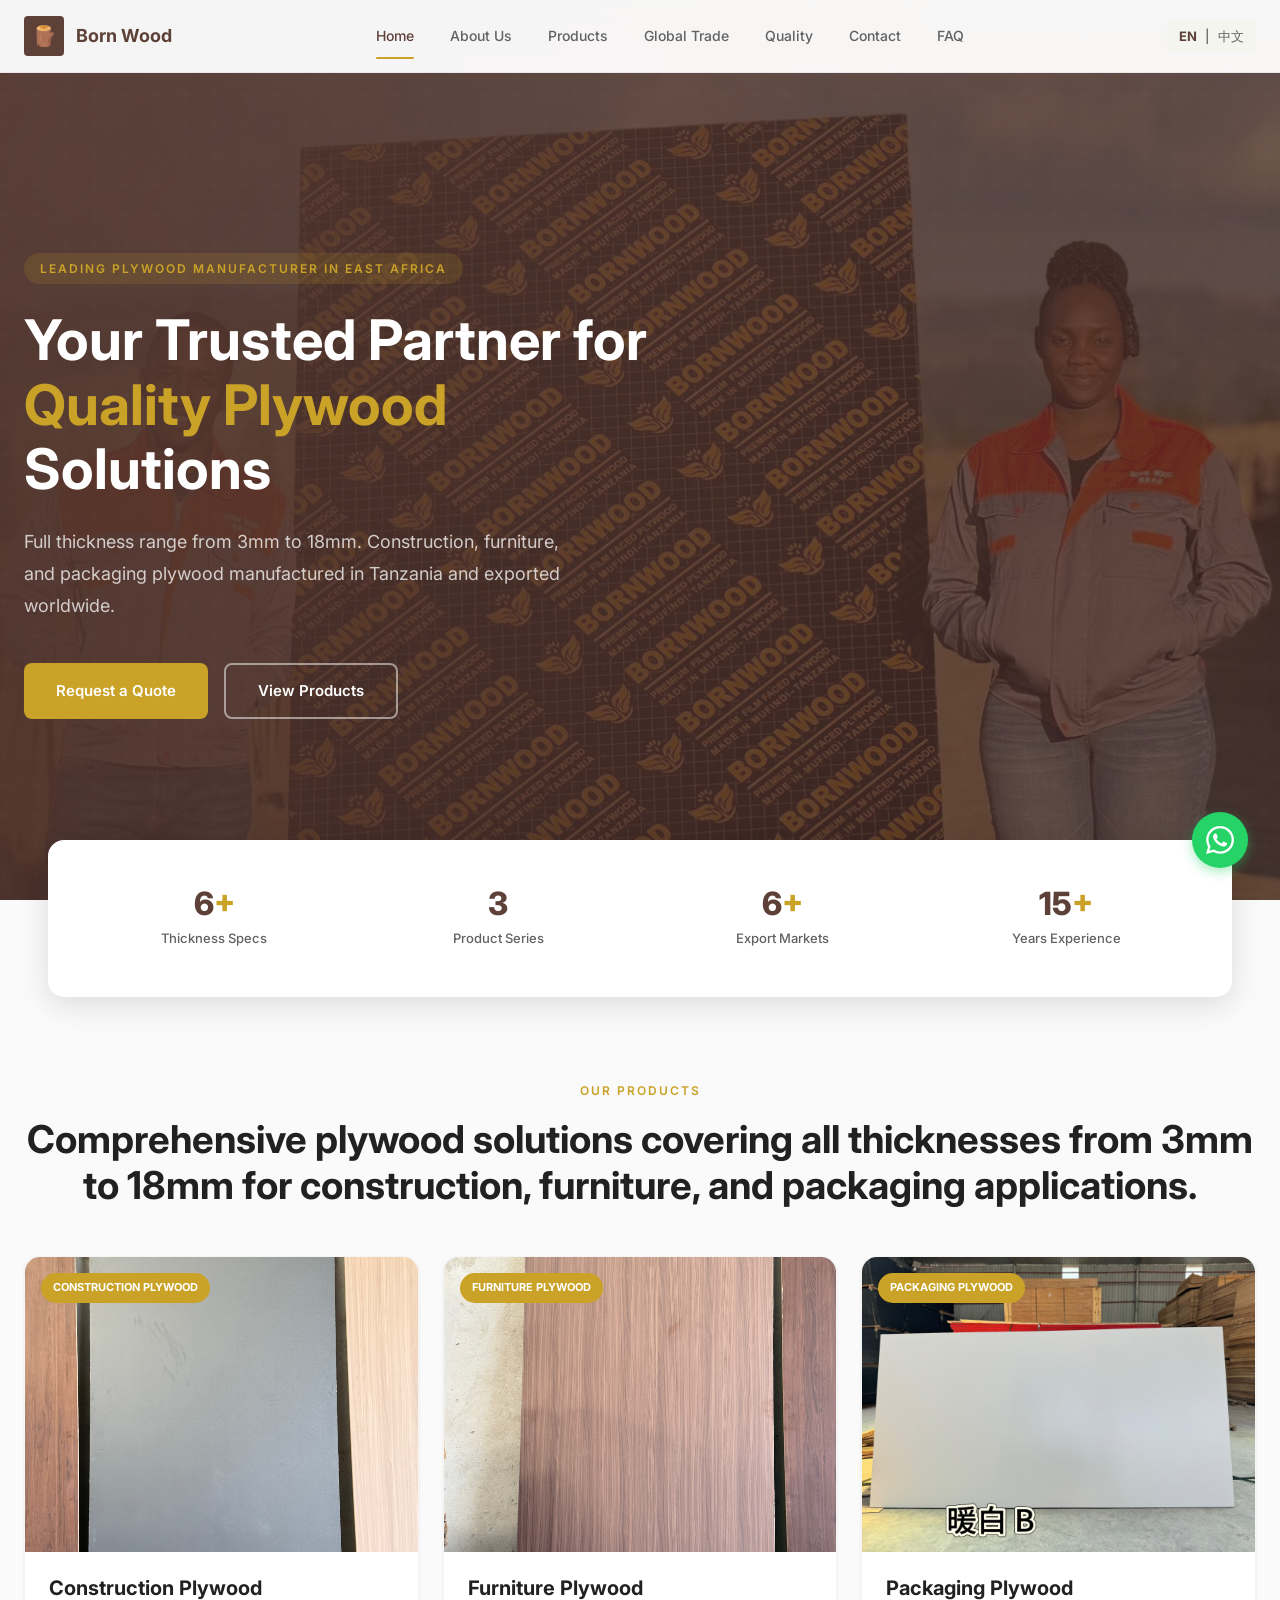
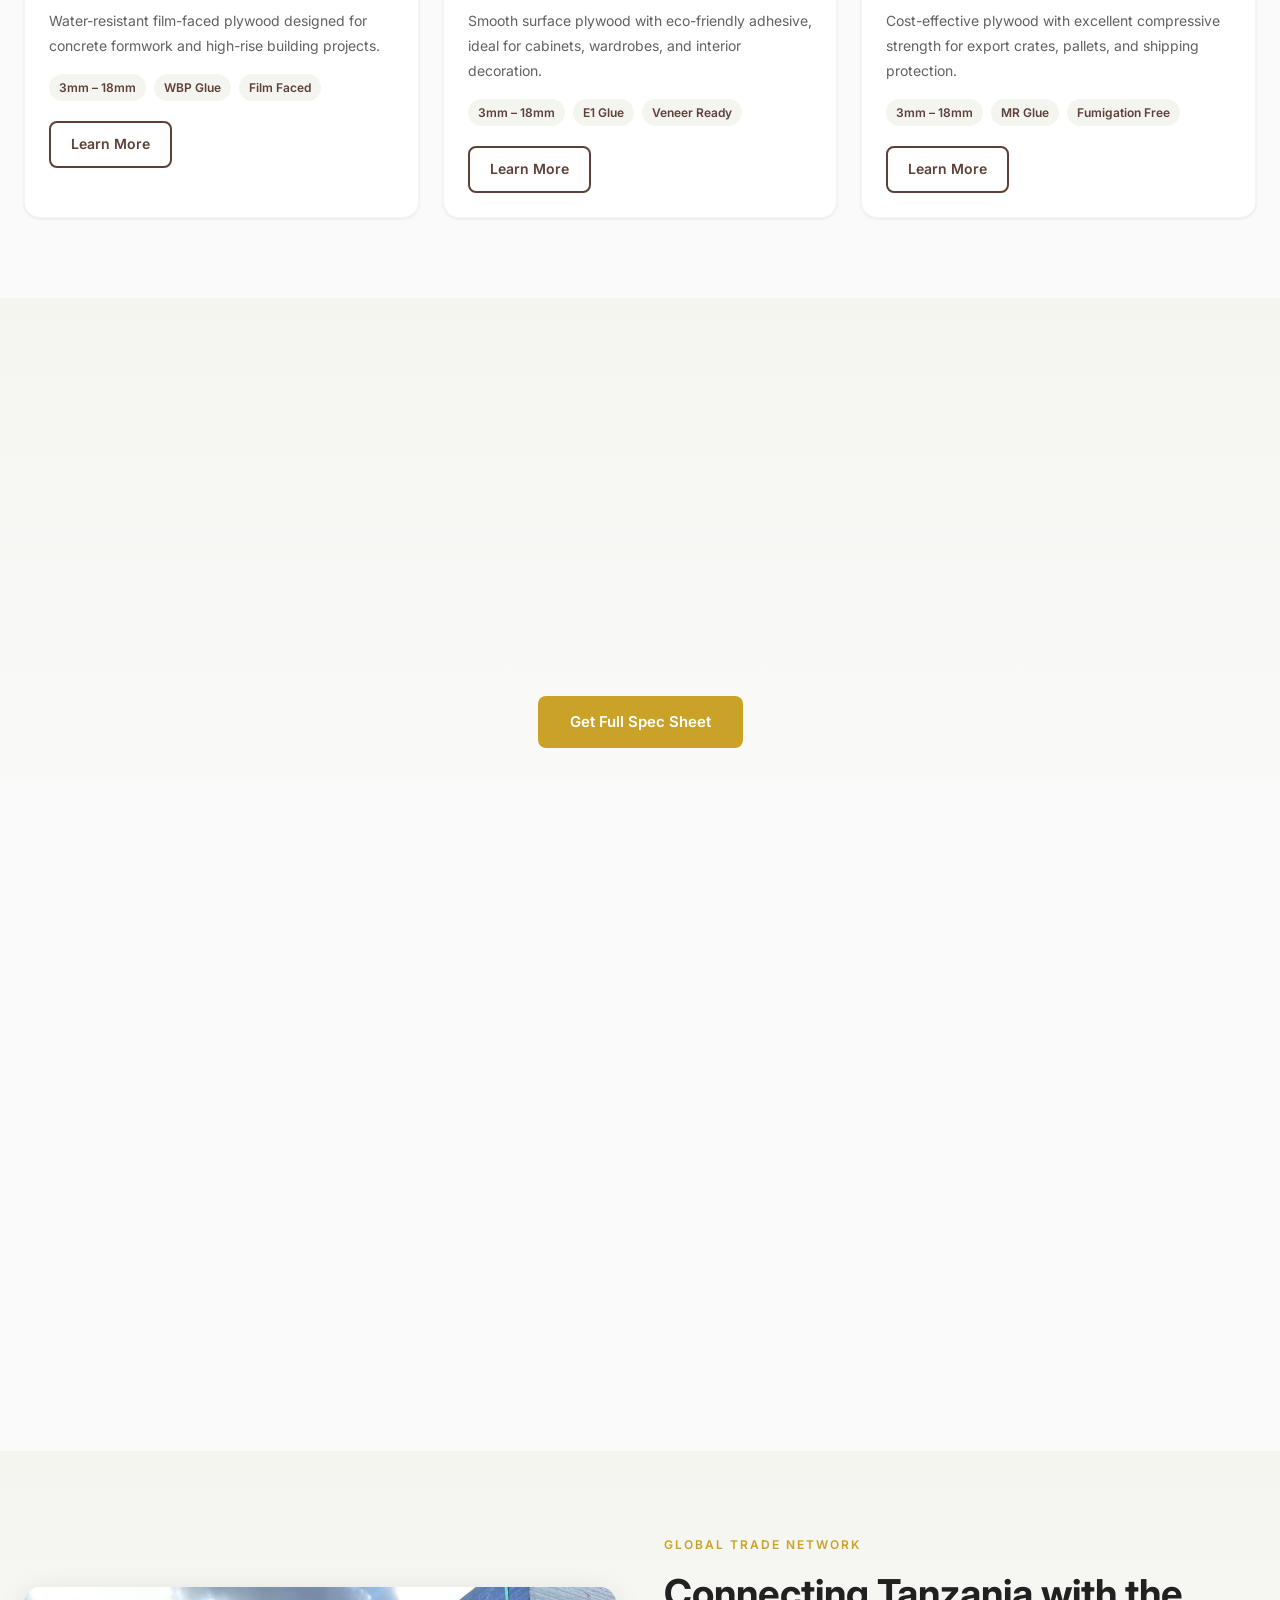
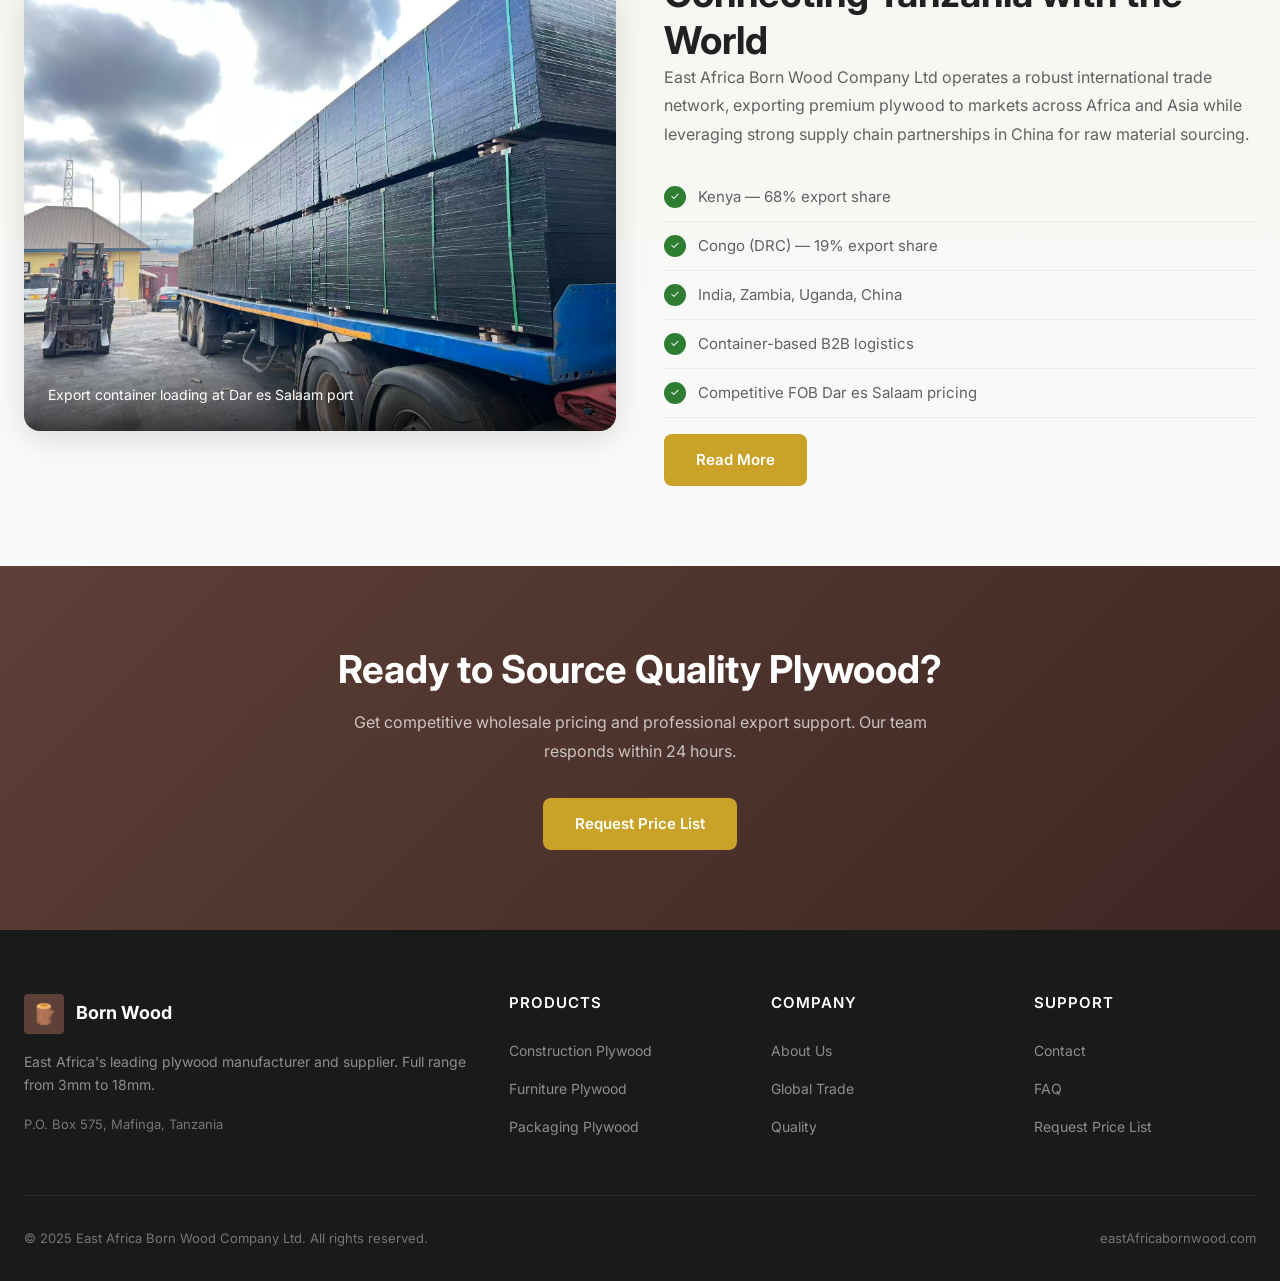
<file: index.html>
<!DOCTYPE html>
<html lang="en">
<head>
  <meta charset="UTF-8">
  <meta name="viewport" content="width=device-width, initial-scale=1.0">
  <title>East Africa Born Wood Company Ltd | Plywood Manufacturer Tanzania</title>
  <meta name="description" content="Leading plywood manufacturer in Tanzania. Full range 3mm-18mm: Construction Plywood, Furniture Plywood, Packaging Plywood. Export to Kenya, Congo, India, Zambia, Uganda, China.">
  <link rel="preconnect" href="https://fonts.googleapis.com">
  <link rel="preconnect" href="https://fonts.gstatic.com" crossorigin>
  <link href="https://fonts.googleapis.com/css2?family=Inter:wght@400;500;600;700;800&display=swap" rel="stylesheet">
  <link rel="stylesheet" href="assets/css/style.css">
  <link rel="icon" href="data:image/svg+xml,<svg xmlns='http://www.w3.org/2000/svg' viewBox='0 0 100 100'><text y='.9em' font-size='90'>🪵</text></svg>">
  <script type="application/ld+json">
  {
    "@context": "https://schema.org",
    "@type": "Organization",
    "name": "East Africa Born Wood Company Ltd",
    "alternateName": "东非波恩木业有限公司",
    "url": "https://eastafricabornwood.com",
    "logo": "https://eastafricabornwood.com/assets/images/factory-1.jpg",
    "description": "Leading plywood manufacturer in Tanzania. Full range 3mm-18mm: Construction, Furniture, and Packaging Plywood.",
    "address": {
      "@type": "PostalAddress",
      "streetAddress": "P.O. Box 575",
      "addressLocality": "Mafinga",
      "addressCountry": "TZ"
    },
    "contactPoint": {
      "@type": "ContactPoint",
      "contactType": "Sales",
      "availableLanguage": ["English", "Chinese"]
    },
    "sameAs": [],
    "hasOfferCatalog": {
      "@type": "OfferCatalog",
      "name": "Plywood Products",
      "itemListElement": [
        {
          "@type": "Offer",
          "itemOffered": {
            "@type": "Product",
            "name": "Construction Plywood",
            "description": "Film-faced formwork plywood 3mm–18mm for concrete casting"
          }
        },
        {
          "@type": "Offer",
          "itemOffered": {
            "@type": "Product",
            "name": "Furniture Plywood",
            "description": "Smooth surface plywood 3mm–18mm for cabinets and interiors"
          }
        },
        {
          "@type": "Offer",
          "itemOffered": {
            "@type": "Product",
            "name": "Packaging Plywood",
            "description": "Cost-effective plywood 3mm–18mm for crates and pallets"
          }
        }
      ]
    }
  }
  </script>
  <link rel="alternate" hreflang="en" href="https://eastafricabornwood.com/index.html" />
  <link rel="alternate" hreflang="zh" href="https://eastafricabornwood.com/index.html" />
</head>
<body>

<!-- Header -->
<header class="header">
  <div class="container header-inner">
    <a href="index.html" class="logo">
      <div class="logo-icon">🪵</div>
      <span>Born Wood</span>
    </a>
    <nav class="nav-desktop">
      <a href="index.html" class="nav-link active" data-i18n="nav_home">Home</a>
      <a href="about.html" class="nav-link" data-i18n="nav_about">About Us</a>
      <a href="products.html" class="nav-link" data-i18n="nav_products">Products</a>
      <a href="global-trade.html" class="nav-link" data-i18n="nav_trade">Global Trade</a>
      <a href="quality.html" class="nav-link" data-i18n="nav_quality">Quality</a>
      <a href="contact.html" class="nav-link" data-i18n="nav_contact">Contact</a>
      <a href="faq.html" class="nav-link" data-i18n="nav_faq">FAQ</a>
    </nav>
    <div class="header-actions">
      <div class="lang-switcher">
        <span data-lang="en" onclick="setLanguage('en')" class="active">EN</span>
        <span>|</span>
        <span data-lang="zh" onclick="setLanguage('zh')">中文</span>
      </div>
      <button class="mobile-menu-btn" aria-label="Menu">
        <span></span>
        <span></span>
        <span></span>
      </button>
    </div>
  </div>
</header>

<!-- Mobile Menu -->
<div class="mobile-menu">
  <a href="index.html" class="active" data-i18n="nav_home">Home</a>
  <a href="about.html" data-i18n="nav_about">About Us</a>
  <a href="products.html" data-i18n="nav_products">Products</a>
  <a href="global-trade.html" data-i18n="nav_trade">Global Trade</a>
  <a href="quality.html" data-i18n="nav_quality">Quality</a>
  <a href="contact.html" data-i18n="nav_contact">Contact</a>
  <a href="faq.html" data-i18n="nav_faq">FAQ</a>
  <div class="mobile-lang">
    <span data-lang="en" onclick="setLanguage('en')" class="active">EN</span>
    <span data-lang="zh" onclick="setLanguage('zh')">中文</span>
  </div>
</div>

<main>

<!-- Hero -->
<section class="hero">
  <div class="hero-image">
    <img src="assets/images/factory-1.jpg" alt="Born Wood Factory" loading="eager">
  </div>
  <div class="container">
    <div class="hero-content">
      <div class="hero-label" data-i18n="hero_label">Leading Plywood Manufacturer in East Africa</div>
      <h1 class="hero-title" data-i18n="hero_title" data-i18n-html>Your Trusted Partner for <span>Quality Plywood</span> Solutions</h1>
      <p class="hero-desc" data-i18n="hero_desc">Full thickness range from 3mm to 18mm. Construction, furniture, and packaging plywood manufactured in Tanzania and exported worldwide.</p>
      <div class="hero-buttons">
        <a href="contact.html" class="btn btn-primary" data-i18n="hero_cta_primary">Request a Quote</a>
        <a href="products.html" class="btn btn-outline-light" data-i18n="hero_cta_secondary">View Products</a>
      </div>
    </div>
  </div>
</section>

<!-- Stats Bar -->
<div class="stats-bar">
  <div class="container">
    <div class="stats-grid fade-in">
      <div class="stat-item">
        <div class="stat-number">6<span>+</span></div>
        <div class="stat-label" data-i18n="stat_specs">Thickness Specs</div>
      </div>
      <div class="stat-item">
        <div class="stat-number">3</div>
        <div class="stat-label" data-i18n="stat_series">Product Series</div>
      </div>
      <div class="stat-item">
        <div class="stat-number">6<span>+</span></div>
        <div class="stat-label" data-i18n="stat_countries">Export Markets</div>
      </div>
      <div class="stat-item">
        <div class="stat-number">15<span>+</span></div>
        <div class="stat-label" data-i18n="stat_years">Years Experience</div>
      </div>
    </div>
  </div>
</div>

<!-- Products -->
<section class="section">
  <div class="container">
    <div class="section-header fade-in">
      <div class="section-label" data-i18n="products_title">Our Products</div>
      <h2 class="section-title" data-i18n="products_subtitle">Comprehensive plywood solutions covering all thicknesses from 3mm to 18mm for construction, furniture, and packaging applications.</h2>
    </div>
    <div class="product-grid">
      <div class="product-card fade-in">
        <div class="product-image">
          <img src="assets/images/wood-grey.jpg" alt="Construction Plywood" loading="lazy">
          <span class="product-badge" data-i18n="construction">Construction</span>
        </div>
        <div class="product-info">
          <h3 class="product-title" data-i18n="product_construction_title">Construction Plywood</h3>
          <p class="product-desc" data-i18n="product_construction_desc">Water-resistant film-faced plywood designed for concrete formwork and high-rise building projects.</p>
          <div class="product-meta">
            <span>3mm – 18mm</span>
            <span>WBP Glue</span>
            <span>Film Faced</span>
          </div>
          <a href="products.html#construction" class="btn btn-secondary btn-sm" data-i18n="product_learn_more">Learn More</a>
        </div>
      </div>
      <div class="product-card fade-in">
        <div class="product-image">
          <img src="assets/images/wood-walnut-1.jpg" alt="Furniture Plywood" loading="lazy">
          <span class="product-badge" data-i18n="furniture">Furniture</span>
        </div>
        <div class="product-info">
          <h3 class="product-title" data-i18n="product_furniture_title">Furniture Plywood</h3>
          <p class="product-desc" data-i18n="product_furniture_desc">Smooth surface plywood with eco-friendly adhesive, ideal for cabinets, wardrobes, and interior decoration.</p>
          <div class="product-meta">
            <span>3mm – 18mm</span>
            <span>E1 Glue</span>
            <span>Veneer Ready</span>
          </div>
          <a href="products.html#furniture" class="btn btn-secondary btn-sm" data-i18n="product_learn_more">Learn More</a>
        </div>
      </div>
      <div class="product-card fade-in">
        <div class="product-image">
          <img src="assets/images/wood-warm-white.jpg" alt="Packaging Plywood" loading="lazy">
          <span class="product-badge" data-i18n="packaging">Packaging</span>
        </div>
        <div class="product-info">
          <h3 class="product-title" data-i18n="product_packaging_title">Packaging Plywood</h3>
          <p class="product-desc" data-i18n="product_packaging_desc">Cost-effective plywood with excellent compressive strength for export crates, pallets, and shipping protection.</p>
          <div class="product-meta">
            <span>3mm – 18mm</span>
            <span>MR Glue</span>
            <span>Fumigation Free</span>
          </div>
          <a href="products.html#packaging" class="btn btn-secondary btn-sm" data-i18n="product_learn_more">Learn More</a>
        </div>
      </div>
    </div>
  </div>
</section>

<!-- Thickness Showcase -->
<section class="section bg-wood">
  <div class="container">
    <div class="section-header fade-in">
      <div class="section-label" data-i18n="thickness_title">Full Thickness Range</div>
      <h2 class="section-title" data-i18n="thickness_subtitle">From ultra-thin 3mm panels to heavy-duty 18mm boards — we cover every specification your project demands.</h2>
    </div>
    <div class="thickness-grid fade-in">
      <div class="thickness-item">
        <div class="thickness-value">3</div>
        <div class="thickness-unit">mm</div>
      </div>
      <div class="thickness-item">
        <div class="thickness-value">6</div>
        <div class="thickness-unit">mm</div>
      </div>
      <div class="thickness-item">
        <div class="thickness-value">9</div>
        <div class="thickness-unit">mm</div>
      </div>
      <div class="thickness-item">
        <div class="thickness-value">12</div>
        <div class="thickness-unit">mm</div>
      </div>
      <div class="thickness-item">
        <div class="thickness-value">15</div>
        <div class="thickness-unit">mm</div>
      </div>
      <div class="thickness-item active">
        <div class="thickness-value">18</div>
        <div class="thickness-unit">mm</div>
      </div>
    </div>
    <div style="text-align: center; margin-top: 2.5rem;">
      <a href="contact.html" class="btn btn-primary" data-i18n="thickness_cta">Get Full Spec Sheet</a>
    </div>
  </div>
</section>

<!-- Features -->
<section class="section">
  <div class="container">
    <div class="section-header fade-in">
      <div class="section-label" data-i18n="features_title">Why Choose Born Wood</div>
      <h2 class="section-title" data-i18n="features_subtitle">Built on quality, trust, and decades of expertise serving markets across Africa and beyond.</h2>
    </div>
    <div class="feature-grid">
      <div class="feature-card fade-in">
        <div class="feature-icon">📐</div>
        <h3 class="feature-title" data-i18n="feature_1_title">Full Spec Coverage</h3>
        <p class="feature-desc" data-i18n="feature_1_desc">Complete thickness range from 3mm to 18mm across all product categories.</p>
      </div>
      <div class="feature-card fade-in">
        <div class="feature-icon">🏭</div>
        <h3 class="feature-title" data-i18n="feature_2_title">East Africa Production</h3>
        <p class="feature-desc" data-i18n="feature_2_desc">Manufactured in Mafinga, Tanzania with strict quality control at every stage.</p>
      </div>
      <div class="feature-card fade-in">
        <div class="feature-icon">🌍</div>
        <h3 class="feature-title" data-i18n="feature_3_title">Global Export Experience</h3>
        <p class="feature-desc" data-i18n="feature_3_desc">Proven track record exporting to Kenya, Congo, India, Zambia, Uganda, and China.</p>
      </div>
      <div class="feature-card fade-in">
        <div class="feature-icon">🤝</div>
        <h3 class="feature-title" data-i18n="feature_4_title">B2B Wholesale Focus</h3>
        <p class="feature-desc" data-i18n="feature_4_desc">Dedicated support for international buyers, construction firms, and furniture manufacturers.</p>
      </div>
    </div>
  </div>
</section>

<!-- Image + Content: Global Trade -->
<section class="section bg-wood">
  <div class="container">
    <div class="image-section">
      <div class="image-wrapper fade-in">
        <img src="assets/images/container.jpg" alt="Container Shipping" loading="lazy">
        <div class="image-caption">Export container loading at Dar es Salaam port</div>
      </div>
      <div class="fade-in">
        <div class="section-label" data-i18n="trade_title">Global Trade Network</div>
        <h2>Connecting Tanzania with the World</h2>
        <p>East Africa Born Wood Company Ltd operates a robust international trade network, exporting premium plywood to markets across Africa and Asia while leveraging strong supply chain partnerships in China for raw material sourcing.</p>
        <ul class="content-list">
          <li>Kenya — 68% export share</li>
          <li>Congo (DRC) — 19% export share</li>
          <li>India, Zambia, Uganda, China</li>
          <li>Container-based B2B logistics</li>
          <li>Competitive FOB Dar es Salaam pricing</li>
        </ul>
        <a href="global-trade.html" class="btn btn-primary" style="margin-top: 1rem;" data-i18n="read_more">Read More</a>
      </div>
    </div>
  </div>
</section>

<!-- CTA -->
<section class="cta-section bg-dark">
  <div class="container">
    <h2 class="cta-title fade-in" data-i18n="cta_title">Ready to Source Quality Plywood?</h2>
    <p class="cta-desc fade-in" data-i18n="cta_desc">Get competitive wholesale pricing and professional export support. Our team responds within 24 hours.</p>
    <div class="fade-in">
      <a href="contact.html" class="btn btn-primary" data-i18n="cta_button">Request Price List</a>
    </div>
  </div>
</section>

</main>

<!-- Footer -->
<footer class="footer">
  <div class="container">
    <div class="footer-grid">
      <div class="footer-brand">
        <a href="index.html" class="logo">
          <div class="logo-icon">🪵</div>
          <span>Born Wood</span>
        </a>
        <p data-i18n="footer_desc">East Africa's leading plywood manufacturer and supplier. Full range from 3mm to 18mm.</p>
        <p style="margin-top: 1rem; font-size: 0.8125rem; color: rgba(255,255,255,0.4);" data-i18n="footer_address">P.O. Box 575, Mafinga, Tanzania</p>
      </div>
      <div>
        <h4 class="footer-title" data-i18n="footer_products">Products</h4>
        <div class="footer-links">
          <a href="products.html#construction" data-i18n="construction">Construction Plywood</a>
          <a href="products.html#furniture" data-i18n="furniture">Furniture Plywood</a>
          <a href="products.html#packaging" data-i18n="packaging">Packaging Plywood</a>
        </div>
      </div>
      <div>
        <h4 class="footer-title" data-i18n="footer_company">Company</h4>
        <div class="footer-links">
          <a href="about.html" data-i18n="nav_about">About Us</a>
          <a href="global-trade.html" data-i18n="nav_trade">Global Trade</a>
          <a href="quality.html" data-i18n="nav_quality">Quality</a>
        </div>
      </div>
      <div>
        <h4 class="footer-title" data-i18n="footer_support">Support</h4>
        <div class="footer-links">
          <a href="contact.html" data-i18n="nav_contact">Contact</a>
          <a href="faq.html" data-i18n="nav_faq">FAQ</a>
          <a href="contact.html" data-i18n="cta_button">Request Price List</a>
        </div>
      </div>
    </div>
    <div class="footer-bottom">
      <span data-i18n="footer_copyright">© 2025 East Africa Born Wood Company Ltd. All rights reserved.</span>
      <span>eastAfricabornwood.com</span>
    </div>
  </div>
</footer>

<!-- WhatsApp Float -->
<a href="https://wa.me/255000000000" class="whatsapp-float" target="_blank" rel="noopener" aria-label="WhatsApp">
  <svg width="28" height="28" viewBox="0 0 24 24" fill="currentColor"><path d="M17.472 14.382c-.297-.149-1.758-.867-2.03-.967-.273-.099-.471-.148-.67.15-.197.297-.767.966-.94 1.164-.173.199-.347.223-.644.075-.297-.15-1.255-.463-2.39-1.475-.883-.788-1.48-1.761-1.653-2.059-.173-.297-.018-.458.13-.606.134-.133.298-.347.446-.52.149-.174.198-.298.298-.497.099-.198.05-.371-.025-.52-.075-.149-.669-1.612-.916-2.207-.242-.579-.487-.5-.669-.51-.173-.008-.371-.01-.57-.01-.198 0-.52.074-.792.372-.272.297-1.04 1.016-1.04 2.479 0 1.462 1.065 2.875 1.213 3.074.149.198 2.096 3.2 5.077 4.487.709.306 1.262.489 1.694.625.712.227 1.36.195 1.871.118.571-.085 1.758-.719 2.006-1.413.248-.694.248-1.289.173-1.413-.074-.124-.272-.198-.57-.347m-5.421 7.403h-.004a9.87 9.87 0 01-5.031-1.378l-.361-.214-3.741.982.998-3.648-.235-.374a9.86 9.86 0 01-1.51-5.26c.001-5.45 4.436-9.884 9.888-9.884 2.64 0 5.122 1.03 6.988 2.898a9.825 9.825 0 012.893 6.994c-.003 5.45-4.437 9.884-9.885 9.884m8.413-18.297A11.815 11.815 0 0012.05 0C5.495 0 .16 5.335.157 11.892c0 2.096.547 4.142 1.588 5.945L.057 24l6.305-1.654a11.882 11.882 0 005.683 1.448h.005c6.554 0 11.89-5.335 11.893-11.893a11.821 11.821 0 00-3.48-8.413z"/></svg>
</a>

<script src="assets/js/main.js"></script>
</body>
</html>
</file>
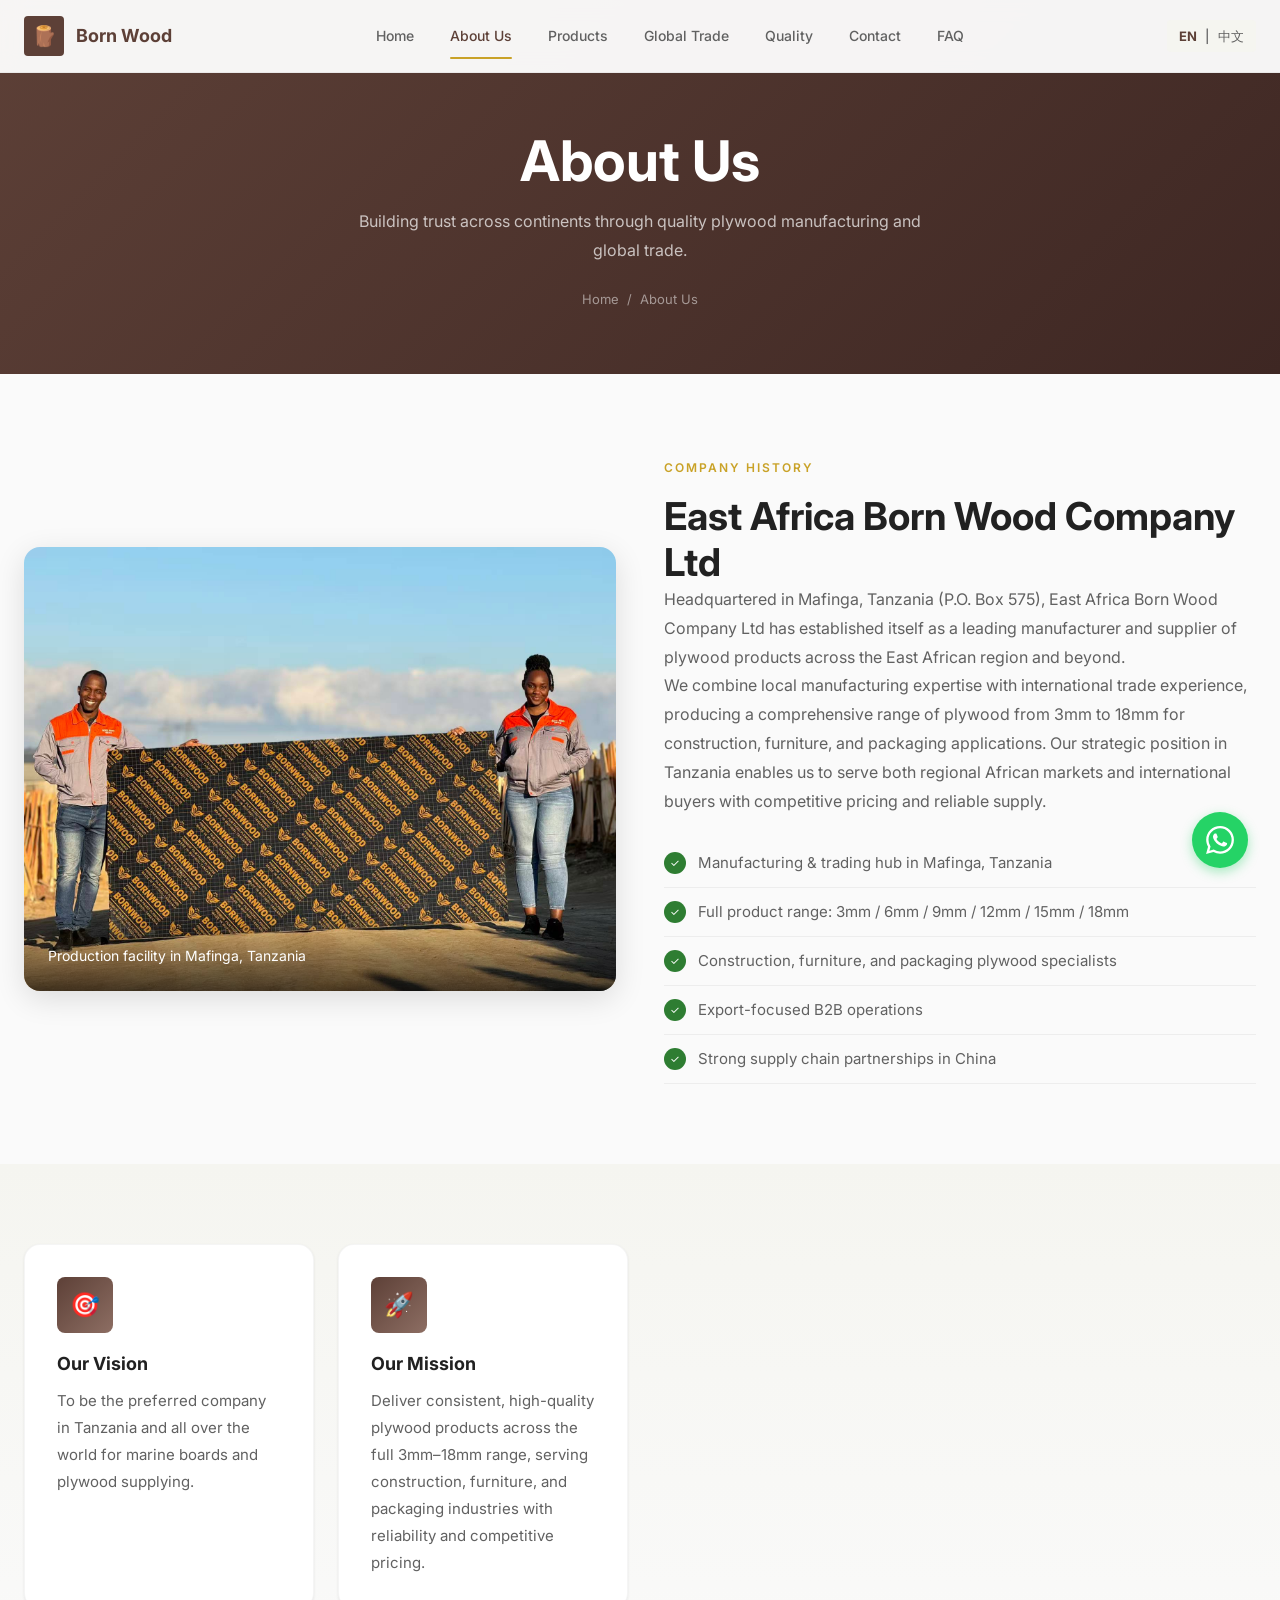
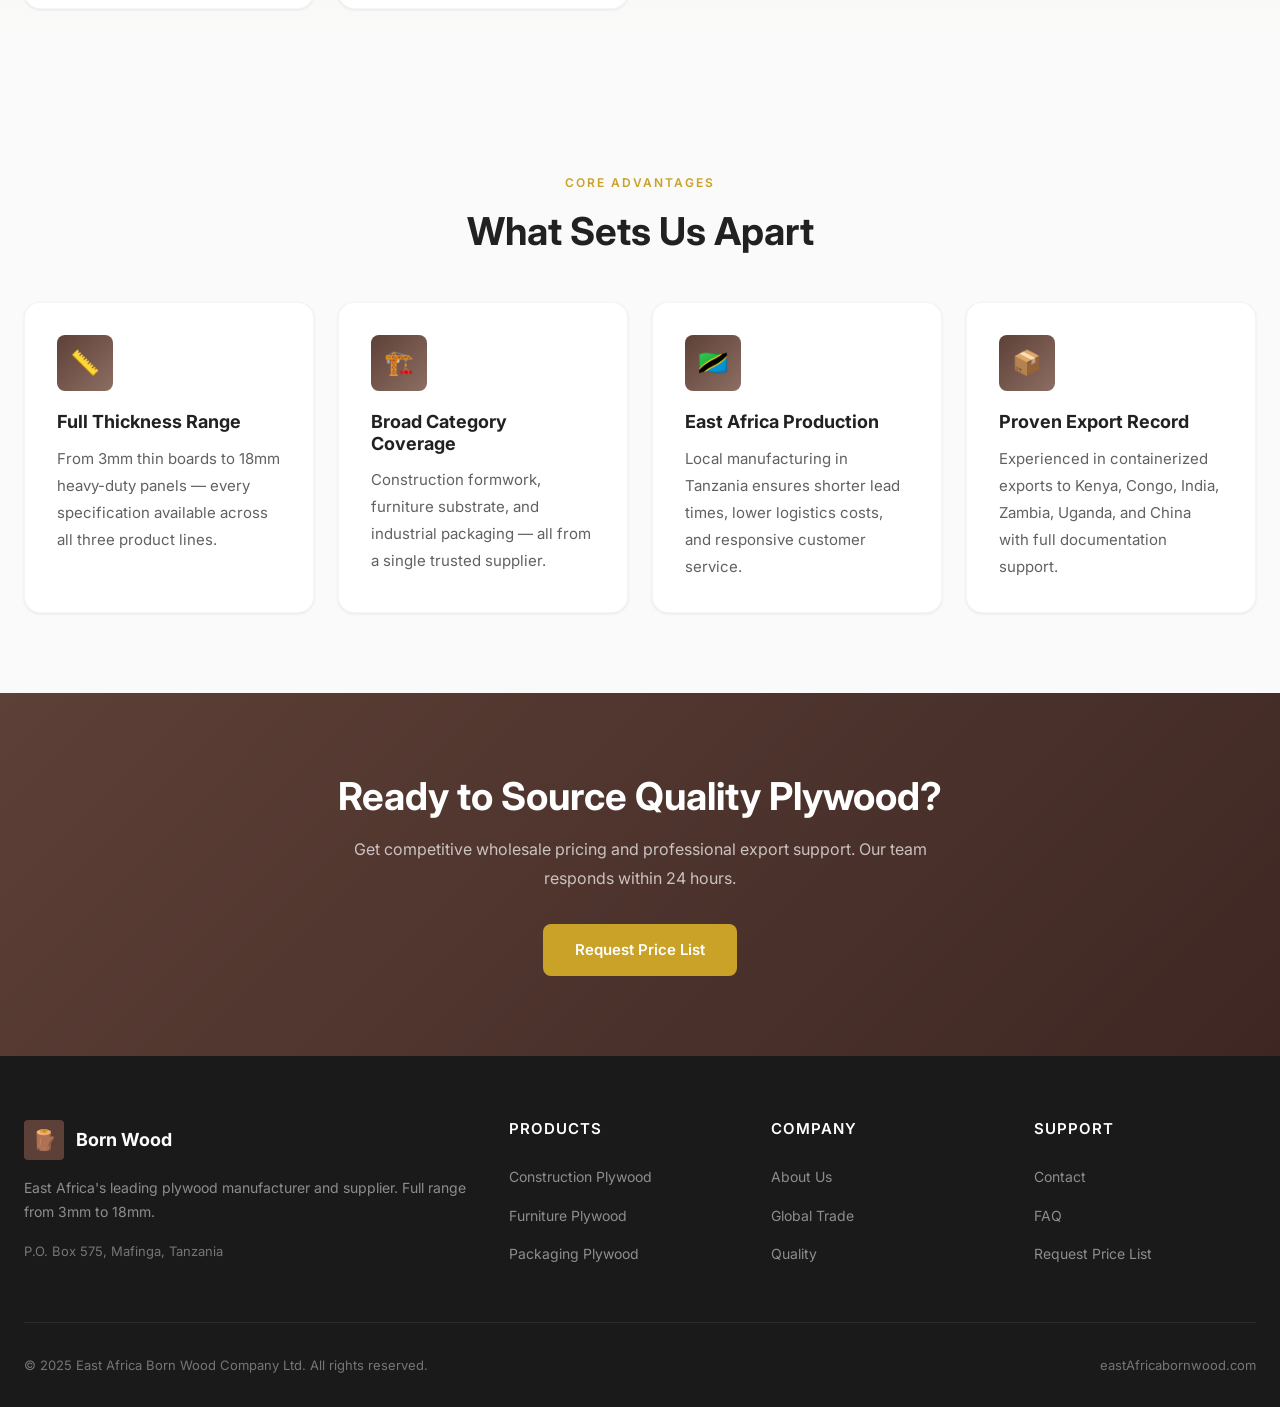
<file: about.html>
<!DOCTYPE html>
<html lang="en">
<head>
  <meta charset="UTF-8">
  <meta name="viewport" content="width=device-width, initial-scale=1.0">
  <title>About Us | East Africa Born Wood Company Ltd</title>
  <meta name="description" content="Learn about East Africa Born Wood Company Ltd — a leading plywood manufacturer based in Mafinga, Tanzania. Our vision, mission, and core advantages.">
  <link rel="preconnect" href="https://fonts.googleapis.com">
  <link rel="preconnect" href="https://fonts.gstatic.com" crossorigin>
  <link href="https://fonts.googleapis.com/css2?family=Inter:wght@400;500;600;700;800&display=swap" rel="stylesheet">
  <link rel="stylesheet" href="assets/css/style.css">
  <link rel="icon" href="data:image/svg+xml,<svg xmlns='http://www.w3.org/2000/svg' viewBox='0 0 100 100'><text y='.9em' font-size='90'>🪵</text></svg>">
  <link rel="alternate" hreflang="en" href="https://eastafricabornwood.com/about.html" />
  <link rel="alternate" hreflang="zh" href="https://eastafricabornwood.com/about.html" />
</head>
<body>

<!-- Header -->
<header class="header">
  <div class="container header-inner">
    <a href="index.html" class="logo">
      <div class="logo-icon">🪵</div>
      <span>Born Wood</span>
    </a>
    <nav class="nav-desktop">
      <a href="index.html" class="nav-link" data-i18n="nav_home">Home</a>
      <a href="about.html" class="nav-link active" data-i18n="nav_about">About Us</a>
      <a href="products.html" class="nav-link" data-i18n="nav_products">Products</a>
      <a href="global-trade.html" class="nav-link" data-i18n="nav_trade">Global Trade</a>
      <a href="quality.html" class="nav-link" data-i18n="nav_quality">Quality</a>
      <a href="contact.html" class="nav-link" data-i18n="nav_contact">Contact</a>
      <a href="faq.html" class="nav-link" data-i18n="nav_faq">FAQ</a>
    </nav>
    <div class="header-actions">
      <div class="lang-switcher">
        <span data-lang="en" onclick="setLanguage('en')" class="active">EN</span>
        <span>|</span>
        <span data-lang="zh" onclick="setLanguage('zh')">中文</span>
      </div>
      <button class="mobile-menu-btn" aria-label="Menu">
        <span></span>
        <span></span>
        <span></span>
      </button>
    </div>
  </div>
</header>

<!-- Mobile Menu -->
<div class="mobile-menu">
  <a href="index.html" data-i18n="nav_home">Home</a>
  <a href="about.html" class="active" data-i18n="nav_about">About Us</a>
  <a href="products.html" data-i18n="nav_products">Products</a>
  <a href="global-trade.html" data-i18n="nav_trade">Global Trade</a>
  <a href="quality.html" data-i18n="nav_quality">Quality</a>
  <a href="contact.html" data-i18n="nav_contact">Contact</a>
  <a href="faq.html" data-i18n="nav_faq">FAQ</a>
  <div class="mobile-lang">
    <span data-lang="en" onclick="setLanguage('en')" class="active">EN</span>
    <span data-lang="zh" onclick="setLanguage('zh')">中文</span>
  </div>
</div>

<main>

<!-- Page Header -->
<section class="page-header">
  <div class="container">
    <h1 class="page-header-title" data-i18n="about_title">About Us</h1>
    <p class="page-header-desc" data-i18n="about_subtitle">Building trust across continents through quality plywood manufacturing and global trade.</p>
    <div class="breadcrumb">
      <a href="index.html" data-i18n="nav_home">Home</a>
      <span>/</span>
      <span data-i18n="nav_about">About Us</span>
    </div>
  </div>
</section>

<!-- Company Intro -->
<section class="section">
  <div class="container">
    <div class="image-section">
      <div class="image-wrapper fade-in">
        <img src="assets/images/factory-2.jpg" alt="Born Wood Factory" loading="lazy">
        <div class="image-caption">Production facility in Mafinga, Tanzania</div>
      </div>
      <div class="fade-in">
        <div class="section-label" data-i18n="about_history">Company History</div>
        <h2>East Africa Born Wood Company Ltd</h2>
        <p>Headquartered in Mafinga, Tanzania (P.O. Box 575), East Africa Born Wood Company Ltd has established itself as a leading manufacturer and supplier of plywood products across the East African region and beyond.</p>
        <p>We combine local manufacturing expertise with international trade experience, producing a comprehensive range of plywood from 3mm to 18mm for construction, furniture, and packaging applications. Our strategic position in Tanzania enables us to serve both regional African markets and international buyers with competitive pricing and reliable supply.</p>
        <ul class="content-list">
          <li>Manufacturing & trading hub in Mafinga, Tanzania</li>
          <li>Full product range: 3mm / 6mm / 9mm / 12mm / 15mm / 18mm</li>
          <li>Construction, furniture, and packaging plywood specialists</li>
          <li>Export-focused B2B operations</li>
          <li>Strong supply chain partnerships in China</li>
        </ul>
      </div>
    </div>
  </div>
</section>

<!-- Vision & Mission -->
<section class="section bg-wood">
  <div class="container">
    <div class="feature-grid">
      <div class="feature-card fade-in">
        <div class="feature-icon">🎯</div>
        <h3 class="feature-title" data-i18n="about_vision">Our Vision</h3>
        <p class="feature-desc" data-i18n="about_vision_text">To be the preferred company in Tanzania and all over the world for marine boards and plywood supplying.</p>
      </div>
      <div class="feature-card fade-in">
        <div class="feature-icon">🚀</div>
        <h3 class="feature-title" data-i18n="about_mission">Our Mission</h3>
        <p class="feature-desc" data-i18n="about_mission_text">Deliver consistent, high-quality plywood products across the full 3mm–18mm range, serving construction, furniture, and packaging industries with reliability and competitive pricing.</p>
      </div>
    </div>
  </div>
</section>

<!-- Core Advantages -->
<section class="section">
  <div class="container">
    <div class="section-header fade-in">
      <div class="section-label" data-i18n="about_advantages">Core Advantages</div>
      <h2 class="section-title">What Sets Us Apart</h2>
    </div>
    <div class="feature-grid">
      <div class="feature-card fade-in">
        <div class="feature-icon">📏</div>
        <h3 class="feature-title">Full Thickness Range</h3>
        <p class="feature-desc">From 3mm thin boards to 18mm heavy-duty panels — every specification available across all three product lines.</p>
      </div>
      <div class="feature-card fade-in">
        <div class="feature-icon">🏗️</div>
        <h3 class="feature-title">Broad Category Coverage</h3>
        <p class="feature-desc">Construction formwork, furniture substrate, and industrial packaging — all from a single trusted supplier.</p>
      </div>
      <div class="feature-card fade-in">
        <div class="feature-icon">🇹🇿</div>
        <h3 class="feature-title">East Africa Production</h3>
        <p class="feature-desc">Local manufacturing in Tanzania ensures shorter lead times, lower logistics costs, and responsive customer service.</p>
      </div>
      <div class="feature-card fade-in">
        <div class="feature-icon">📦</div>
        <h3 class="feature-title">Proven Export Record</h3>
        <p class="feature-desc">Experienced in containerized exports to Kenya, Congo, India, Zambia, Uganda, and China with full documentation support.</p>
      </div>
    </div>
  </div>
</section>

<!-- CTA -->
<section class="cta-section bg-dark">
  <div class="container">
    <h2 class="cta-title fade-in" data-i18n="cta_title">Ready to Source Quality Plywood?</h2>
    <p class="cta-desc fade-in" data-i18n="cta_desc">Get competitive wholesale pricing and professional export support. Our team responds within 24 hours.</p>
    <div class="fade-in">
      <a href="contact.html" class="btn btn-primary" data-i18n="cta_button">Request Price List</a>
    </div>
  </div>
</section>

</main>

<!-- Footer -->
<footer class="footer">
  <div class="container">
    <div class="footer-grid">
      <div class="footer-brand">
        <a href="index.html" class="logo">
          <div class="logo-icon">🪵</div>
          <span>Born Wood</span>
        </a>
        <p data-i18n="footer_desc">East Africa's leading plywood manufacturer and supplier. Full range from 3mm to 18mm.</p>
        <p style="margin-top: 1rem; font-size: 0.8125rem; color: rgba(255,255,255,0.4);" data-i18n="footer_address">P.O. Box 575, Mafinga, Tanzania</p>
      </div>
      <div>
        <h4 class="footer-title" data-i18n="footer_products">Products</h4>
        <div class="footer-links">
          <a href="products.html#construction" data-i18n="construction">Construction Plywood</a>
          <a href="products.html#furniture" data-i18n="furniture">Furniture Plywood</a>
          <a href="products.html#packaging" data-i18n="packaging">Packaging Plywood</a>
        </div>
      </div>
      <div>
        <h4 class="footer-title" data-i18n="footer_company">Company</h4>
        <div class="footer-links">
          <a href="about.html" data-i18n="nav_about">About Us</a>
          <a href="global-trade.html" data-i18n="nav_trade">Global Trade</a>
          <a href="quality.html" data-i18n="nav_quality">Quality</a>
        </div>
      </div>
      <div>
        <h4 class="footer-title" data-i18n="footer_support">Support</h4>
        <div class="footer-links">
          <a href="contact.html" data-i18n="nav_contact">Contact</a>
          <a href="faq.html" data-i18n="nav_faq">FAQ</a>
          <a href="contact.html" data-i18n="cta_button">Request Price List</a>
        </div>
      </div>
    </div>
    <div class="footer-bottom">
      <span data-i18n="footer_copyright">© 2025 East Africa Born Wood Company Ltd. All rights reserved.</span>
      <span>eastAfricabornwood.com</span>
    </div>
  </div>
</footer>

<!-- WhatsApp Float -->
<a href="https://wa.me/255000000000" class="whatsapp-float" target="_blank" rel="noopener" aria-label="WhatsApp">
  <svg width="28" height="28" viewBox="0 0 24 24" fill="currentColor"><path d="M17.472 14.382c-.297-.149-1.758-.867-2.03-.967-.273-.099-.471-.148-.67.15-.197.297-.767.966-.94 1.164-.173.199-.347.223-.644.075-.297-.15-1.255-.463-2.39-1.475-.883-.788-1.48-1.761-1.653-2.059-.173-.297-.018-.458.13-.606.134-.133.298-.347.446-.52.149-.174.198-.298.298-.497.099-.198.05-.371-.025-.52-.075-.149-.669-1.612-.916-2.207-.242-.579-.487-.5-.669-.51-.173-.008-.371-.01-.57-.01-.198 0-.52.074-.792.372-.272.297-1.04 1.016-1.04 2.479 0 1.462 1.065 2.875 1.213 3.074.149.198 2.096 3.2 5.077 4.487.709.306 1.262.489 1.694.625.712.227 1.36.195 1.871.118.571-.085 1.758-.719 2.006-1.413.248-.694.248-1.289.173-1.413-.074-.124-.272-.198-.57-.347m-5.421 7.403h-.004a9.87 9.87 0 01-5.031-1.378l-.361-.214-3.741.982.998-3.648-.235-.374a9.86 9.86 0 01-1.51-5.26c.001-5.45 4.436-9.884 9.888-9.884 2.64 0 5.122 1.03 6.988 2.898a9.825 9.825 0 012.893 6.994c-.003 5.45-4.437 9.884-9.885 9.884m8.413-18.297A11.815 11.815 0 0012.05 0C5.495 0 .16 5.335.157 11.892c0 2.096.547 4.142 1.588 5.945L.057 24l6.305-1.654a11.882 11.882 0 005.683 1.448h.005c6.554 0 11.89-5.335 11.893-11.893a11.821 11.821 0 00-3.48-8.413z"/></svg>
</a>

<script src="assets/js/main.js"></script>
</body>
</html>
</file>
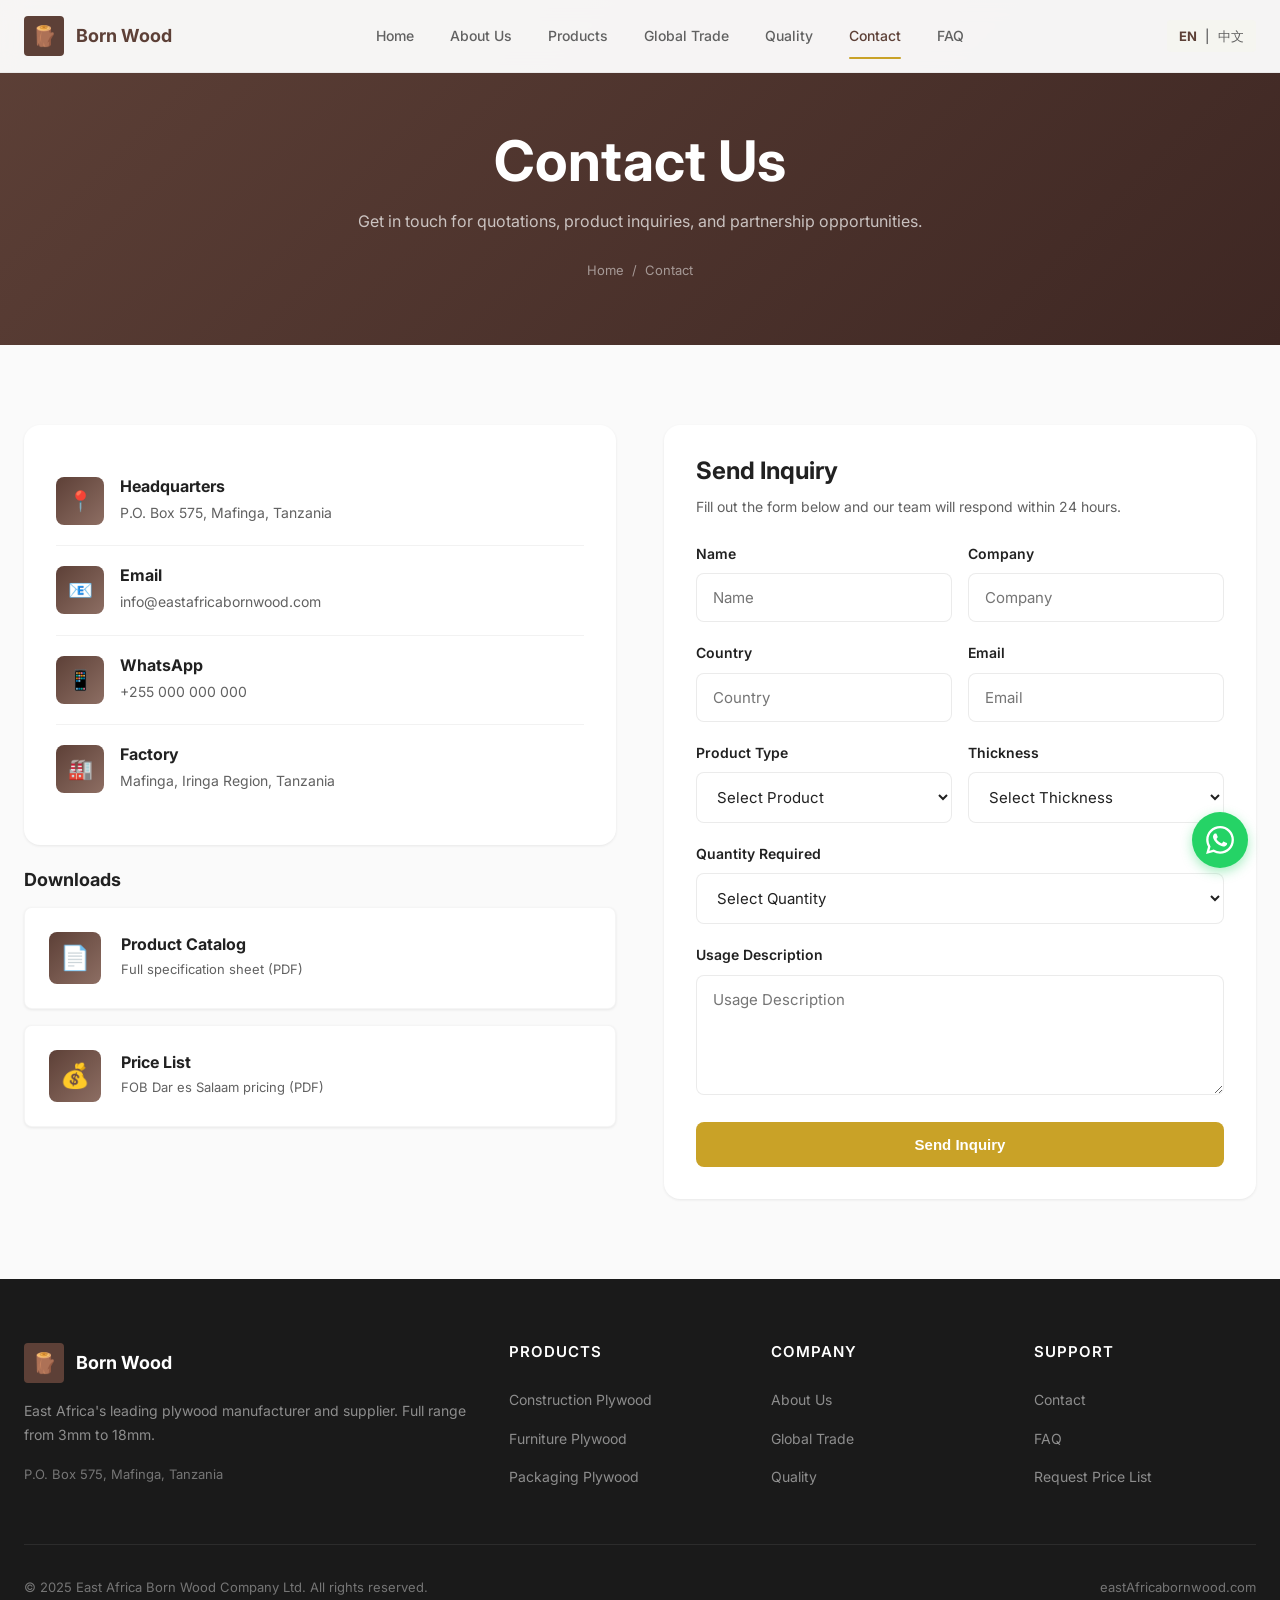
<file: contact.html>
<!DOCTYPE html>
<html lang="en">
<head>
  <meta charset="UTF-8">
  <meta name="viewport" content="width=device-width, initial-scale=1.0">
  <title>Contact Us | East Africa Born Wood Company Ltd</title>
  <meta name="description" content="Contact East Africa Born Wood Company Ltd. P.O. Box 575, Mafinga, Tanzania. Request a quote for plywood 3mm–18mm. Export to Kenya, Congo, India, and more.">
  <link rel="preconnect" href="https://fonts.googleapis.com">
  <link rel="preconnect" href="https://fonts.gstatic.com" crossorigin>
  <link href="https://fonts.googleapis.com/css2?family=Inter:wght@400;500;600;700;800&display=swap" rel="stylesheet">
  <link rel="stylesheet" href="assets/css/style.css">
  <link rel="icon" href="data:image/svg+xml,<svg xmlns='http://www.w3.org/2000/svg' viewBox='0 0 100 100'><text y='.9em' font-size='90'>🪵</text></svg>">
  <link rel="alternate" hreflang="en" href="https://eastafricabornwood.com/contact.html" />
  <link rel="alternate" hreflang="zh" href="https://eastafricabornwood.com/contact.html" />
</head>
<body>

<!-- Header -->
<header class="header">
  <div class="container header-inner">
    <a href="index.html" class="logo">
      <div class="logo-icon">🪵</div>
      <span>Born Wood</span>
    </a>
    <nav class="nav-desktop">
      <a href="index.html" class="nav-link" data-i18n="nav_home">Home</a>
      <a href="about.html" class="nav-link" data-i18n="nav_about">About Us</a>
      <a href="products.html" class="nav-link" data-i18n="nav_products">Products</a>
      <a href="global-trade.html" class="nav-link" data-i18n="nav_trade">Global Trade</a>
      <a href="quality.html" class="nav-link" data-i18n="nav_quality">Quality</a>
      <a href="contact.html" class="nav-link active" data-i18n="nav_contact">Contact</a>
      <a href="faq.html" class="nav-link" data-i18n="nav_faq">FAQ</a>
    </nav>
    <div class="header-actions">
      <div class="lang-switcher">
        <span data-lang="en" onclick="setLanguage('en')" class="active">EN</span>
        <span>|</span>
        <span data-lang="zh" onclick="setLanguage('zh')">中文</span>
      </div>
      <button class="mobile-menu-btn" aria-label="Menu">
        <span></span>
        <span></span>
        <span></span>
      </button>
    </div>
  </div>
</header>

<!-- Mobile Menu -->
<div class="mobile-menu">
  <a href="index.html" data-i18n="nav_home">Home</a>
  <a href="about.html" data-i18n="nav_about">About Us</a>
  <a href="products.html" data-i18n="nav_products">Products</a>
  <a href="global-trade.html" data-i18n="nav_trade">Global Trade</a>
  <a href="quality.html" data-i18n="nav_quality">Quality</a>
  <a href="contact.html" class="active" data-i18n="nav_contact">Contact</a>
  <a href="faq.html" data-i18n="nav_faq">FAQ</a>
  <div class="mobile-lang">
    <span data-lang="en" onclick="setLanguage('en')" class="active">EN</span>
    <span data-lang="zh" onclick="setLanguage('zh')">中文</span>
  </div>
</div>

<main>

<!-- Page Header -->
<section class="page-header">
  <div class="container">
    <h1 class="page-header-title" data-i18n="contact_title">Contact Us</h1>
    <p class="page-header-desc" data-i18n="contact_subtitle">Get in touch for quotations, product inquiries, and partnership opportunities.</p>
    <div class="breadcrumb">
      <a href="index.html" data-i18n="nav_home">Home</a>
      <span>/</span>
      <span data-i18n="nav_contact">Contact</span>
    </div>
  </div>
</section>

<!-- Contact Grid -->
<section class="section">
  <div class="container">
    <div class="contact-grid">
      <div class="fade-in">
        <div class="contact-info-card">
          <div class="contact-info-item">
            <div class="contact-icon">📍</div>
            <div>
              <h4 data-i18n="address_title">Headquarters</h4>
              <p data-i18n="address">P.O. Box 575, Mafinga, Tanzania</p>
            </div>
          </div>
          <div class="contact-info-item">
            <div class="contact-icon">📧</div>
            <div>
              <h4>Email</h4>
              <p>info@eastafricabornwood.com</p>
            </div>
          </div>
          <div class="contact-info-item">
            <div class="contact-icon">📱</div>
            <div>
              <h4>WhatsApp</h4>
              <p>+255 000 000 000</p>
            </div>
          </div>
          <div class="contact-info-item">
            <div class="contact-icon">🏭</div>
            <div>
              <h4>Factory</h4>
              <p>Mafinga, Iringa Region, Tanzania</p>
            </div>
          </div>
        </div>

        <!-- Downloads -->
        <div style="margin-top: 1.5rem;">
          <h3 style="margin-bottom: 1rem; font-size: 1.125rem;">Downloads</h3>
          <div class="download-card" style="margin-bottom: 1rem;">
            <div class="download-icon">📄</div>
            <div class="download-info">
              <h4>Product Catalog</h4>
              <p>Full specification sheet (PDF)</p>
            </div>
          </div>
          <div class="download-card">
            <div class="download-icon">💰</div>
            <div class="download-info">
              <h4>Price List</h4>
              <p>FOB Dar es Salaam pricing (PDF)</p>
            </div>
          </div>
        </div>
      </div>

      <div class="fade-in">
        <div class="contact-info-card">
          <h3 style="margin-bottom: 0.5rem;" data-i18n="form_title">Send Inquiry</h3>
          <p style="margin-bottom: 1.5rem; font-size: 0.875rem;" data-i18n="form_desc">Fill out the form below and our team will respond within 24 hours.</p>
          <form data-validate>
            <div class="form-row">
              <div class="form-group">
                <label class="form-label" data-i18n="name">Name</label>
                <input type="text" class="form-input" data-i18n-placeholder="name" placeholder="Name" required>
              </div>
              <div class="form-group">
                <label class="form-label" data-i18n="company">Company</label>
                <input type="text" class="form-input" data-i18n-placeholder="company" placeholder="Company" required>
              </div>
            </div>
            <div class="form-row">
              <div class="form-group">
                <label class="form-label" data-i18n="country">Country</label>
                <input type="text" class="form-input" data-i18n-placeholder="country" placeholder="Country" required>
              </div>
              <div class="form-group">
                <label class="form-label" data-i18n="email">Email</label>
                <input type="email" class="form-input" data-i18n-placeholder="email" placeholder="Email" required>
              </div>
            </div>
            <div class="form-row">
              <div class="form-group">
                <label class="form-label" data-i18n="product_type">Product Type</label>
                <select class="form-select" id="contact-product" required>
                  <option value="" data-i18n="select_product">Select Product</option>
                  <option value="construction" data-i18n="construction">Construction Plywood</option>
                  <option value="furniture" data-i18n="furniture">Furniture Plywood</option>
                  <option value="packaging" data-i18n="packaging">Packaging Plywood</option>
                </select>
              </div>
              <div class="form-group">
                <label class="form-label" data-i18n="thickness">Thickness</label>
                <select class="form-select" required>
                  <option value="" data-i18n="select_thickness">Select Thickness</option>
                  <option value="3">3 mm</option>
                  <option value="6">6 mm</option>
                  <option value="9">9 mm</option>
                  <option value="12">12 mm</option>
                  <option value="15">15 mm</option>
                  <option value="18">18 mm</option>
                  <option value="mixed">Mixed</option>
                </select>
              </div>
            </div>
            <div class="form-group">
              <label class="form-label" data-i18n="quantity">Quantity Required</label>
              <select class="form-select" required>
                <option value="" data-i18n="select_quantity">Select Quantity</option>
                <option value="1x20ft">1×20ft Container</option>
                <option value="2x20ft">2×20ft Containers</option>
                <option value="1x40ft">1×40ft Container</option>
                <option value="bulk">Bulk / Long-term</option>
                <option value="sample">Sample Order</option>
              </select>
            </div>
            <div class="form-group">
              <label class="form-label" data-i18n="usage">Usage Description</label>
              <textarea class="form-textarea" data-i18n-placeholder="usage" placeholder="Describe your application, target market, or special requirements..."></textarea>
            </div>
            <button type="submit" class="btn btn-primary" style="width: 100%;" data-i18n="send">Send Inquiry</button>
          </form>
        </div>
      </div>
    </div>
  </div>
</section>

</main>

<!-- Footer -->
<footer class="footer">
  <div class="container">
    <div class="footer-grid">
      <div class="footer-brand">
        <a href="index.html" class="logo">
          <div class="logo-icon">🪵</div>
          <span>Born Wood</span>
        </a>
        <p data-i18n="footer_desc">East Africa's leading plywood manufacturer and supplier. Full range from 3mm to 18mm.</p>
        <p style="margin-top: 1rem; font-size: 0.8125rem; color: rgba(255,255,255,0.4);" data-i18n="footer_address">P.O. Box 575, Mafinga, Tanzania</p>
      </div>
      <div>
        <h4 class="footer-title" data-i18n="footer_products">Products</h4>
        <div class="footer-links">
          <a href="products.html#construction" data-i18n="construction">Construction Plywood</a>
          <a href="products.html#furniture" data-i18n="furniture">Furniture Plywood</a>
          <a href="products.html#packaging" data-i18n="packaging">Packaging Plywood</a>
        </div>
      </div>
      <div>
        <h4 class="footer-title" data-i18n="footer_company">Company</h4>
        <div class="footer-links">
          <a href="about.html" data-i18n="nav_about">About Us</a>
          <a href="global-trade.html" data-i18n="nav_trade">Global Trade</a>
          <a href="quality.html" data-i18n="nav_quality">Quality</a>
        </div>
      </div>
      <div>
        <h4 class="footer-title" data-i18n="footer_support">Support</h4>
        <div class="footer-links">
          <a href="contact.html" data-i18n="nav_contact">Contact</a>
          <a href="faq.html" data-i18n="nav_faq">FAQ</a>
          <a href="contact.html" data-i18n="cta_button">Request Price List</a>
        </div>
      </div>
    </div>
    <div class="footer-bottom">
      <span data-i18n="footer_copyright">© 2025 East Africa Born Wood Company Ltd. All rights reserved.</span>
      <span>eastAfricabornwood.com</span>
    </div>
  </div>
</footer>

<!-- WhatsApp Float -->
<a href="https://wa.me/255000000000" class="whatsapp-float" target="_blank" rel="noopener" aria-label="WhatsApp">
  <svg width="28" height="28" viewBox="0 0 24 24" fill="currentColor"><path d="M17.472 14.382c-.297-.149-1.758-.867-2.03-.967-.273-.099-.471-.148-.67.15-.197.297-.767.966-.94 1.164-.173.199-.347.223-.644.075-.297-.15-1.255-.463-2.39-1.475-.883-.788-1.48-1.761-1.653-2.059-.173-.297-.018-.458.13-.606.134-.133.298-.347.446-.52.149-.174.198-.298.298-.497.099-.198.05-.371-.025-.52-.075-.149-.669-1.612-.916-2.207-.242-.579-.487-.5-.669-.51-.173-.008-.371-.01-.57-.01-.198 0-.52.074-.792.372-.272.297-1.04 1.016-1.04 2.479 0 1.462 1.065 2.875 1.213 3.074.149.198 2.096 3.2 5.077 4.487.709.306 1.262.489 1.694.625.712.227 1.36.195 1.871.118.571-.085 1.758-.719 2.006-1.413.248-.694.248-1.289.173-1.413-.074-.124-.272-.198-.57-.347m-5.421 7.403h-.004a9.87 9.87 0 01-5.031-1.378l-.361-.214-3.741.982.998-3.648-.235-.374a9.86 9.86 0 01-1.51-5.26c.001-5.45 4.436-9.884 9.888-9.884 2.64 0 5.122 1.03 6.988 2.898a9.825 9.825 0 012.893 6.994c-.003 5.45-4.437 9.884-9.885 9.884m8.413-18.297A11.815 11.815 0 0012.05 0C5.495 0 .16 5.335.157 11.892c0 2.096.547 4.142 1.588 5.945L.057 24l6.305-1.654a11.882 11.882 0 005.683 1.448h.005c6.554 0 11.89-5.335 11.893-11.893a11.821 11.821 0 00-3.48-8.413z"/></svg>
</a>

<script src="assets/js/main.js"></script>
</body>
</html>
</file>
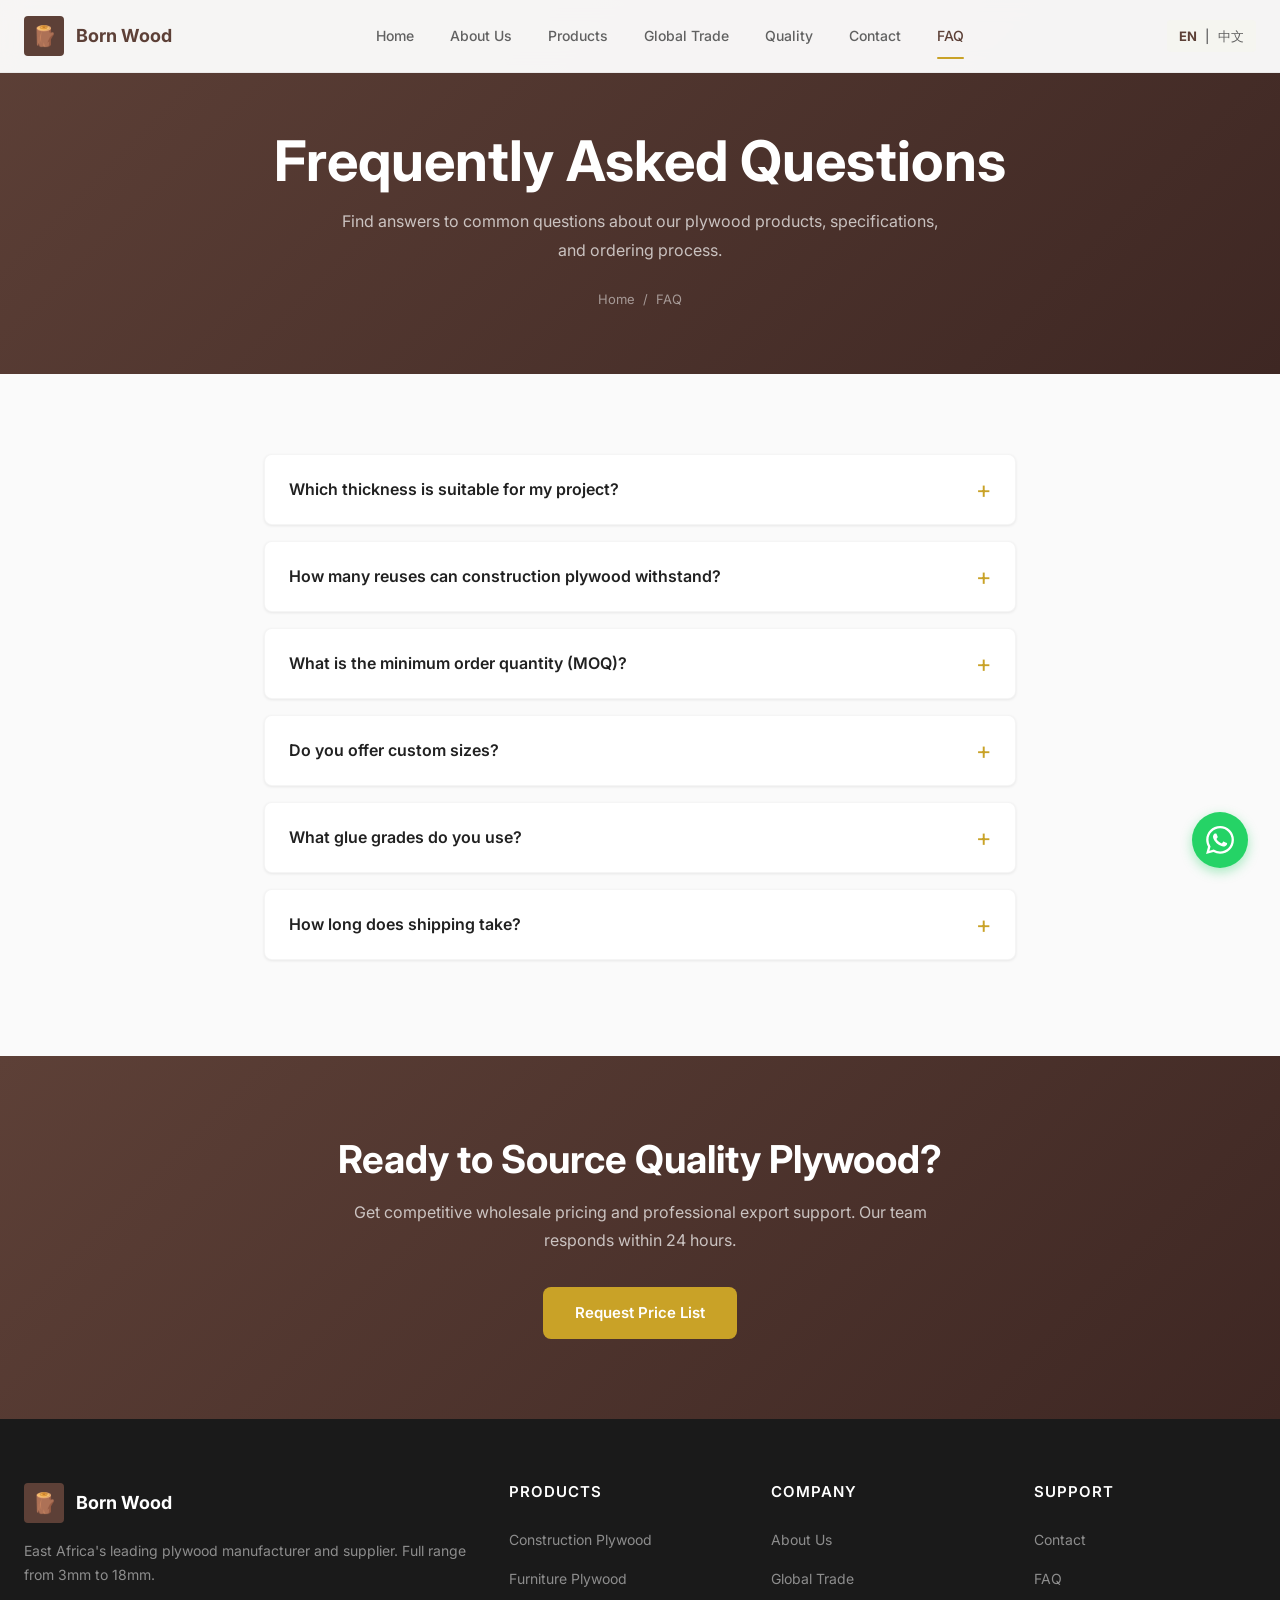
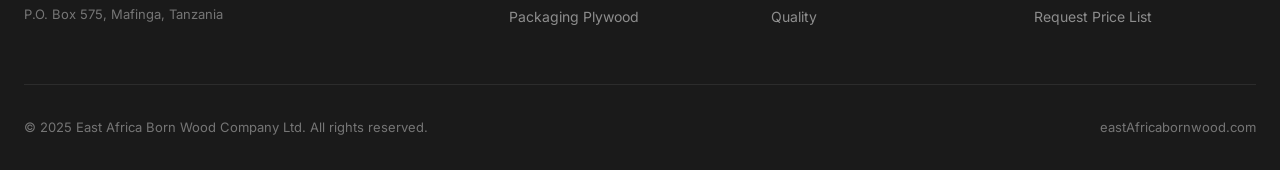
<file: faq.html>
<!DOCTYPE html>
<html lang="en">
<head>
  <meta charset="UTF-8">
  <meta name="viewport" content="width=device-width, initial-scale=1.0">
  <title>FAQ | East Africa Born Wood Company Ltd</title>
  <meta name="description" content="Frequently asked questions about Born Wood plywood products. Thickness guide, MOQ, reuses, glue grades, shipping times. Tanzania plywood manufacturer.">
  <link rel="preconnect" href="https://fonts.googleapis.com">
  <link rel="preconnect" href="https://fonts.gstatic.com" crossorigin>
  <link href="https://fonts.googleapis.com/css2?family=Inter:wght@400;500;600;700;800&display=swap" rel="stylesheet">
  <link rel="stylesheet" href="assets/css/style.css">
  <link rel="icon" href="data:image/svg+xml,<svg xmlns='http://www.w3.org/2000/svg' viewBox='0 0 100 100'><text y='.9em' font-size='90'>🪵</text></svg>">
  <link rel="alternate" hreflang="en" href="https://eastafricabornwood.com/faq.html" />
  <link rel="alternate" hreflang="zh" href="https://eastafricabornwood.com/faq.html" />
</head>
<body>

<!-- Header -->
<header class="header">
  <div class="container header-inner">
    <a href="index.html" class="logo">
      <div class="logo-icon">🪵</div>
      <span>Born Wood</span>
    </a>
    <nav class="nav-desktop">
      <a href="index.html" class="nav-link" data-i18n="nav_home">Home</a>
      <a href="about.html" class="nav-link" data-i18n="nav_about">About Us</a>
      <a href="products.html" class="nav-link" data-i18n="nav_products">Products</a>
      <a href="global-trade.html" class="nav-link" data-i18n="nav_trade">Global Trade</a>
      <a href="quality.html" class="nav-link" data-i18n="nav_quality">Quality</a>
      <a href="contact.html" class="nav-link" data-i18n="nav_contact">Contact</a>
      <a href="faq.html" class="nav-link active" data-i18n="nav_faq">FAQ</a>
    </nav>
    <div class="header-actions">
      <div class="lang-switcher">
        <span data-lang="en" onclick="setLanguage('en')" class="active">EN</span>
        <span>|</span>
        <span data-lang="zh" onclick="setLanguage('zh')">中文</span>
      </div>
      <button class="mobile-menu-btn" aria-label="Menu">
        <span></span>
        <span></span>
        <span></span>
      </button>
    </div>
  </div>
</header>

<!-- Mobile Menu -->
<div class="mobile-menu">
  <a href="index.html" data-i18n="nav_home">Home</a>
  <a href="about.html" data-i18n="nav_about">About Us</a>
  <a href="products.html" data-i18n="nav_products">Products</a>
  <a href="global-trade.html" data-i18n="nav_trade">Global Trade</a>
  <a href="quality.html" data-i18n="nav_quality">Quality</a>
  <a href="contact.html" data-i18n="nav_contact">Contact</a>
  <a href="faq.html" class="active" data-i18n="nav_faq">FAQ</a>
  <div class="mobile-lang">
    <span data-lang="en" onclick="setLanguage('en')" class="active">EN</span>
    <span data-lang="zh" onclick="setLanguage('zh')">中文</span>
  </div>
</div>

<main>

<!-- Page Header -->
<section class="page-header">
  <div class="container">
    <h1 class="page-header-title" data-i18n="faq_title">Frequently Asked Questions</h1>
    <p class="page-header-desc" data-i18n="faq_subtitle">Find answers to common questions about our plywood products, specifications, and ordering process.</p>
    <div class="breadcrumb">
      <a href="index.html" data-i18n="nav_home">Home</a>
      <span>/</span>
      <span data-i18n="nav_faq">FAQ</span>
    </div>
  </div>
</section>

<!-- FAQ List -->
<section class="section">
  <div class="container" style="max-width: 800px;">
    <div class="faq-item fade-in">
      <button class="faq-question" data-i18n="faq_q1">Which thickness is suitable for my project?</button>
      <div class="faq-answer">
        <div class="faq-answer-inner" data-i18n="faq_a1">3mm–6mm: Ideal for interior decoration, backing panels, and light packaging. 9mm–12mm: Suitable for furniture frames, cabinetry, and medium-duty packaging. 15mm–18mm: Recommended for concrete formwork, heavy furniture, and industrial shipping crates. Our sales team can help you select the optimal specification.</div>
      </div>
    </div>
    <div class="faq-item fade-in">
      <button class="faq-question" data-i18n="faq_q2">How many reuses can construction plywood withstand?</button>
      <div class="faq-answer">
        <div class="faq-answer-inner" data-i18n="faq_a2">Our film-faced construction plywood is engineered for multiple reuses. Depending on the thickness and handling conditions, 15mm–18mm boards typically achieve 15–25 pouring cycles with proper care and cleaning between uses.</div>
      </div>
    </div>
    <div class="faq-item fade-in">
      <button class="faq-question" data-i18n="faq_q3">What is the minimum order quantity (MOQ)?</button>
      <div class="faq-answer">
        <div class="faq-answer-inner" data-i18n="faq_a3">Standard MOQ is 1×20ft container (approximately 20–22 cubic meters) per thickness/specification. Mixed container loading with multiple thicknesses is available to optimize your procurement.</div>
      </div>
    </div>
    <div class="faq-item fade-in">
      <button class="faq-question" data-i18n="faq_q4">Do you offer custom sizes?</button>
      <div class="faq-answer">
        <div class="faq-answer-inner" data-i18n="faq_a4">Yes. While our standard sheet size is 1220×2440mm, we can accommodate custom dimensions for volume orders. Please specify your requirements in the inquiry form and our production team will assess feasibility.</div>
      </div>
    </div>
    <div class="faq-item fade-in">
      <button class="faq-question" data-i18n="faq_q5">What glue grades do you use?</button>
      <div class="faq-answer">
        <div class="faq-answer-inner" data-i18n="faq_a5">We offer MR (Moisture Resistant), WBP (Weather & Boil Proof), and E1/E0 emission grade adhesives. Construction plywood uses WBP phenolic glue; furniture plywood uses E1 grade for indoor safety; packaging plywood uses MR grade for cost efficiency.</div>
      </div>
    </div>
    <div class="faq-item fade-in">
      <button class="faq-question" data-i18n="faq_q6">How long does shipping take?</button>
      <div class="faq-answer">
        <div class="faq-answer-inner" data-i18n="faq_a6">From Dar es Salaam port: Kenya (3–5 days), Congo (7–10 days), Uganda (5–7 days), Zambia (10–14 days), India (12–18 days), China (20–30 days). We coordinate with experienced freight forwarders for smooth customs clearance.</div>
      </div>
    </div>
  </div>
</section>

<!-- CTA -->
<section class="cta-section bg-dark">
  <div class="container">
    <h2 class="cta-title fade-in" data-i18n="cta_title">Ready to Source Quality Plywood?</h2>
    <p class="cta-desc fade-in" data-i18n="cta_desc">Get competitive wholesale pricing and professional export support. Our team responds within 24 hours.</p>
    <div class="fade-in">
      <a href="contact.html" class="btn btn-primary" data-i18n="cta_button">Request Price List</a>
    </div>
  </div>
</section>

</main>

<!-- Footer -->
<footer class="footer">
  <div class="container">
    <div class="footer-grid">
      <div class="footer-brand">
        <a href="index.html" class="logo">
          <div class="logo-icon">🪵</div>
          <span>Born Wood</span>
        </a>
        <p data-i18n="footer_desc">East Africa's leading plywood manufacturer and supplier. Full range from 3mm to 18mm.</p>
        <p style="margin-top: 1rem; font-size: 0.8125rem; color: rgba(255,255,255,0.4);" data-i18n="footer_address">P.O. Box 575, Mafinga, Tanzania</p>
      </div>
      <div>
        <h4 class="footer-title" data-i18n="footer_products">Products</h4>
        <div class="footer-links">
          <a href="products.html#construction" data-i18n="construction">Construction Plywood</a>
          <a href="products.html#furniture" data-i18n="furniture">Furniture Plywood</a>
          <a href="products.html#packaging" data-i18n="packaging">Packaging Plywood</a>
        </div>
      </div>
      <div>
        <h4 class="footer-title" data-i18n="footer_company">Company</h4>
        <div class="footer-links">
          <a href="about.html" data-i18n="nav_about">About Us</a>
          <a href="global-trade.html" data-i18n="nav_trade">Global Trade</a>
          <a href="quality.html" data-i18n="nav_quality">Quality</a>
        </div>
      </div>
      <div>
        <h4 class="footer-title" data-i18n="footer_support">Support</h4>
        <div class="footer-links">
          <a href="contact.html" data-i18n="nav_contact">Contact</a>
          <a href="faq.html" data-i18n="nav_faq">FAQ</a>
          <a href="contact.html" data-i18n="cta_button">Request Price List</a>
        </div>
      </div>
    </div>
    <div class="footer-bottom">
      <span data-i18n="footer_copyright">© 2025 East Africa Born Wood Company Ltd. All rights reserved.</span>
      <span>eastAfricabornwood.com</span>
    </div>
  </div>
</footer>

<!-- WhatsApp Float -->
<a href="https://wa.me/255000000000" class="whatsapp-float" target="_blank" rel="noopener" aria-label="WhatsApp">
  <svg width="28" height="28" viewBox="0 0 24 24" fill="currentColor"><path d="M17.472 14.382c-.297-.149-1.758-.867-2.03-.967-.273-.099-.471-.148-.67.15-.197.297-.767.966-.94 1.164-.173.199-.347.223-.644.075-.297-.15-1.255-.463-2.39-1.475-.883-.788-1.48-1.761-1.653-2.059-.173-.297-.018-.458.13-.606.134-.133.298-.347.446-.52.149-.174.198-.298.298-.497.099-.198.05-.371-.025-.52-.075-.149-.669-1.612-.916-2.207-.242-.579-.487-.5-.669-.51-.173-.008-.371-.01-.57-.01-.198 0-.52.074-.792.372-.272.297-1.04 1.016-1.04 2.479 0 1.462 1.065 2.875 1.213 3.074.149.198 2.096 3.2 5.077 4.487.709.306 1.262.489 1.694.625.712.227 1.36.195 1.871.118.571-.085 1.758-.719 2.006-1.413.248-.694.248-1.289.173-1.413-.074-.124-.272-.198-.57-.347m-5.421 7.403h-.004a9.87 9.87 0 01-5.031-1.378l-.361-.214-3.741.982.998-3.648-.235-.374a9.86 9.86 0 01-1.51-5.26c.001-5.45 4.436-9.884 9.888-9.884 2.64 0 5.122 1.03 6.988 2.898a9.825 9.825 0 012.893 6.994c-.003 5.45-4.437 9.884-9.885 9.884m8.413-18.297A11.815 11.815 0 0012.05 0C5.495 0 .16 5.335.157 11.892c0 2.096.547 4.142 1.588 5.945L.057 24l6.305-1.654a11.882 11.882 0 005.683 1.448h.005c6.554 0 11.89-5.335 11.893-11.893a11.821 11.821 0 00-3.48-8.413z"/></svg>
</a>

<script src="assets/js/main.js"></script>
</body>
</html>
</file>
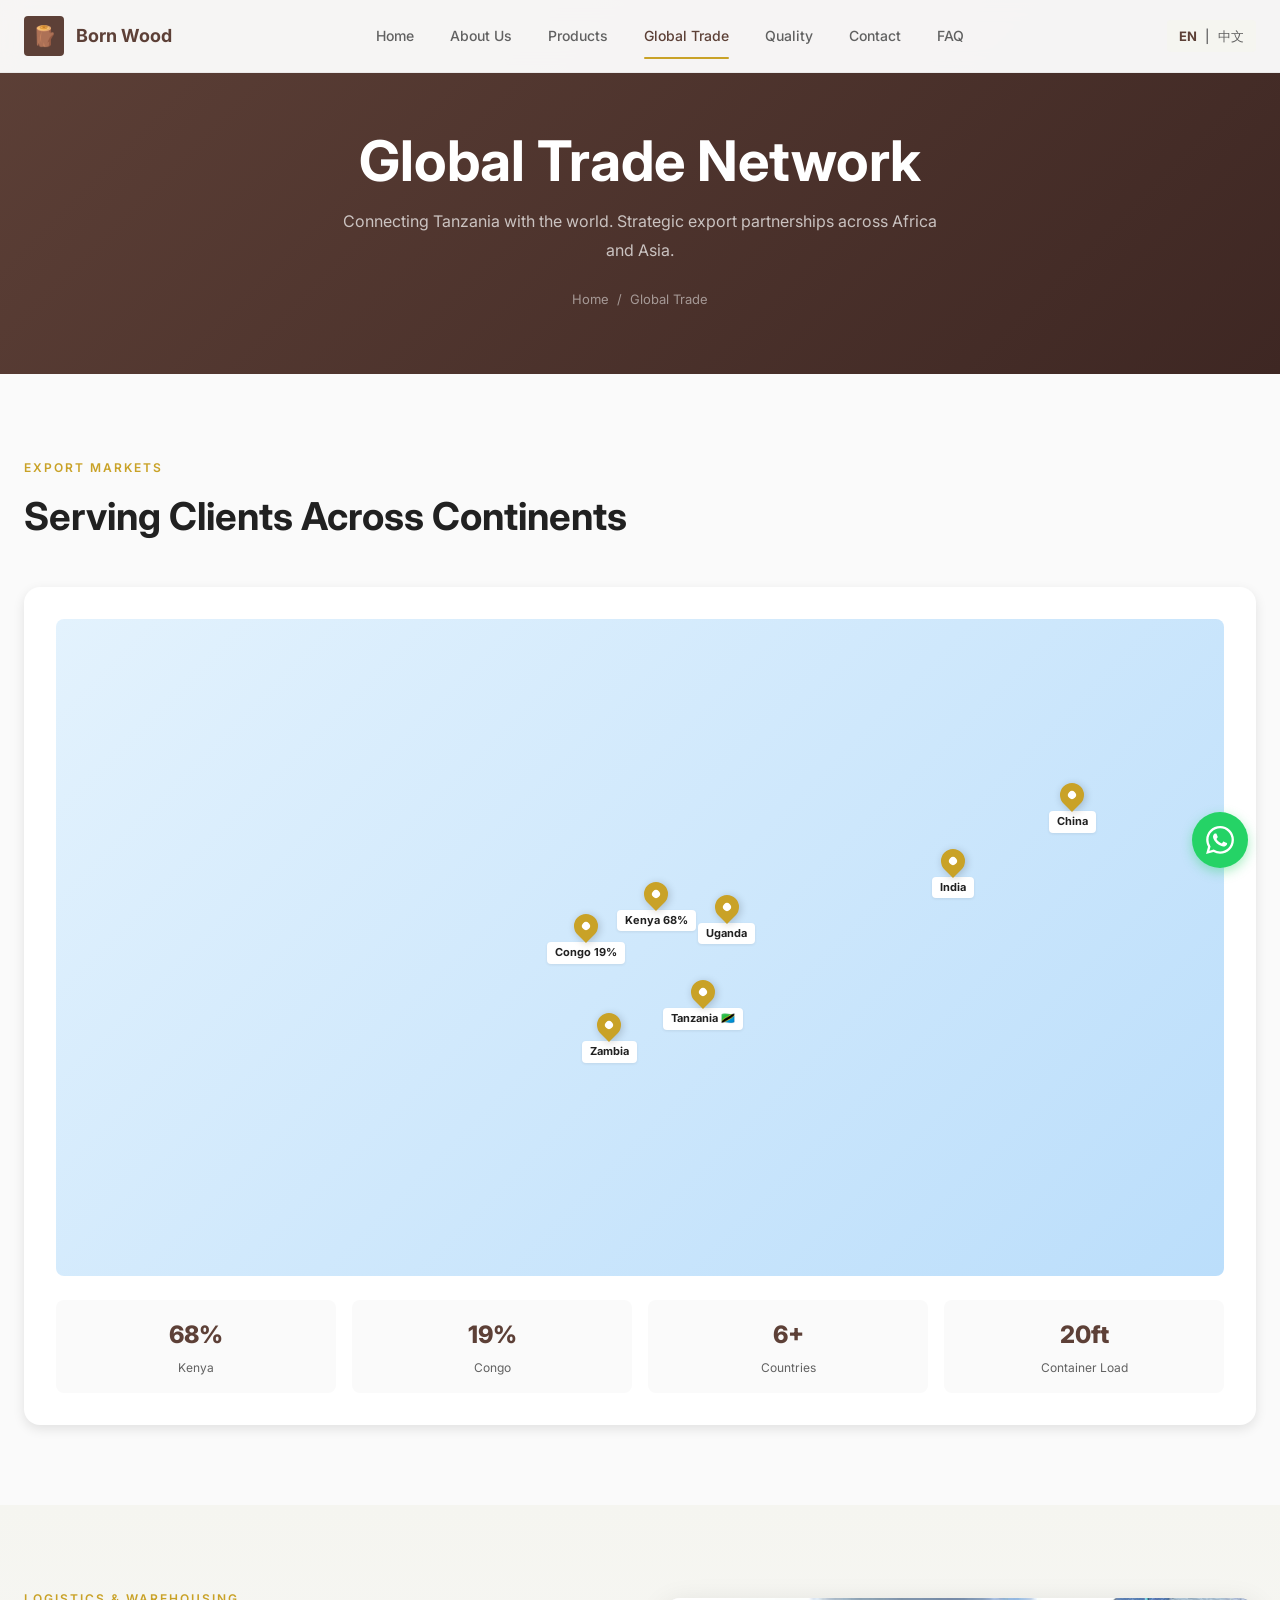
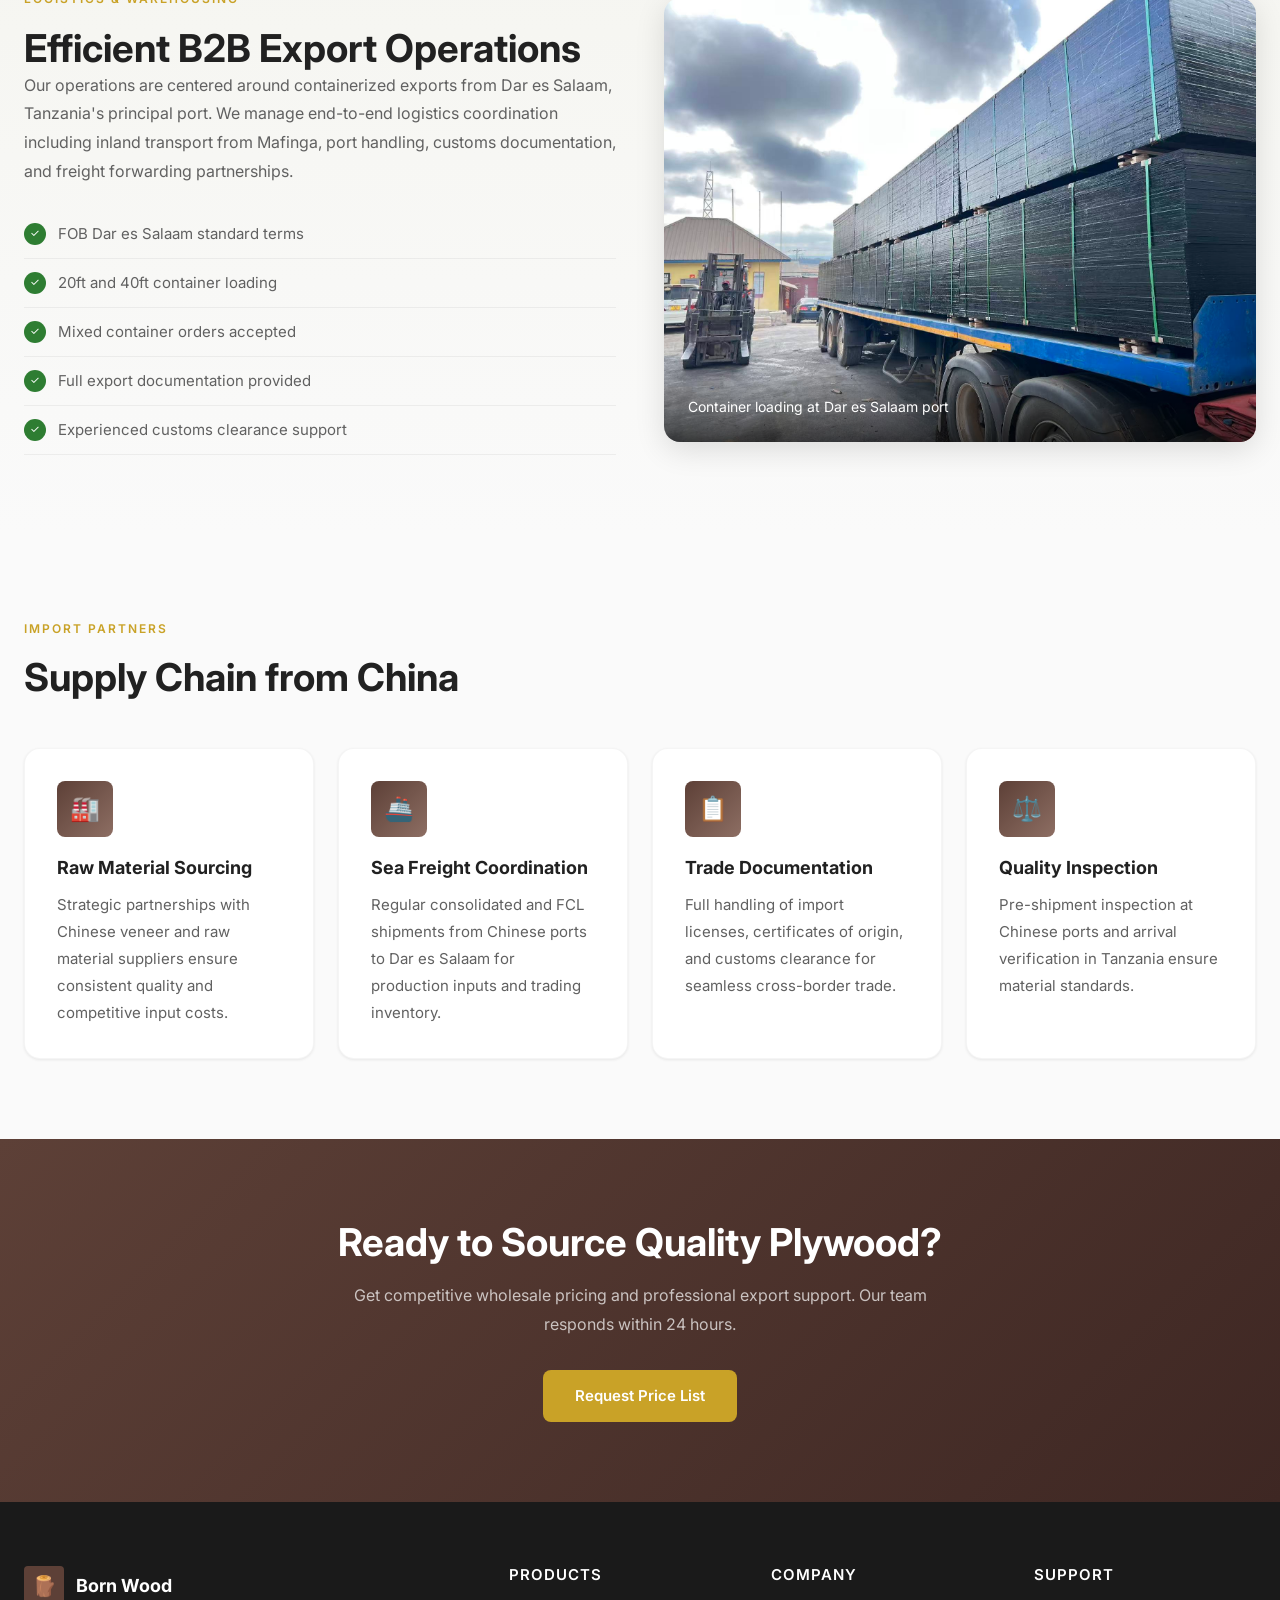
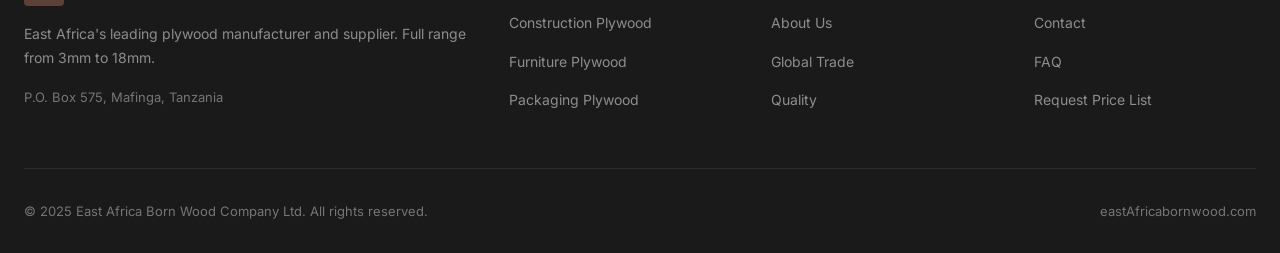
<file: global-trade.html>
<!DOCTYPE html>
<html lang="en">
<head>
  <meta charset="UTF-8">
  <meta name="viewport" content="width=device-width, initial-scale=1.0">
  <title>Global Trade | East Africa Born Wood Company Ltd</title>
  <meta name="description" content="Export network of Born Wood: Kenya, Congo, India, Zambia, Uganda, China. FOB Dar es Salaam. Import partnerships from China.">
  <link rel="preconnect" href="https://fonts.googleapis.com">
  <link rel="preconnect" href="https://fonts.gstatic.com" crossorigin>
  <link href="https://fonts.googleapis.com/css2?family=Inter:wght@400;500;600;700;800&display=swap" rel="stylesheet">
  <link rel="stylesheet" href="assets/css/style.css">
  <link rel="icon" href="data:image/svg+xml,<svg xmlns='http://www.w3.org/2000/svg' viewBox='0 0 100 100'><text y='.9em' font-size='90'>🪵</text></svg>">
  <link rel="alternate" hreflang="en" href="https://eastafricabornwood.com/global-trade.html" />
  <link rel="alternate" hreflang="zh" href="https://eastafricabornwood.com/global-trade.html" />
</head>
<body>

<!-- Header -->
<header class="header">
  <div class="container header-inner">
    <a href="index.html" class="logo">
      <div class="logo-icon">🪵</div>
      <span>Born Wood</span>
    </a>
    <nav class="nav-desktop">
      <a href="index.html" class="nav-link" data-i18n="nav_home">Home</a>
      <a href="about.html" class="nav-link" data-i18n="nav_about">About Us</a>
      <a href="products.html" class="nav-link" data-i18n="nav_products">Products</a>
      <a href="global-trade.html" class="nav-link active" data-i18n="nav_trade">Global Trade</a>
      <a href="quality.html" class="nav-link" data-i18n="nav_quality">Quality</a>
      <a href="contact.html" class="nav-link" data-i18n="nav_contact">Contact</a>
      <a href="faq.html" class="nav-link" data-i18n="nav_faq">FAQ</a>
    </nav>
    <div class="header-actions">
      <div class="lang-switcher">
        <span data-lang="en" onclick="setLanguage('en')" class="active">EN</span>
        <span>|</span>
        <span data-lang="zh" onclick="setLanguage('zh')">中文</span>
      </div>
      <button class="mobile-menu-btn" aria-label="Menu">
        <span></span>
        <span></span>
        <span></span>
      </button>
    </div>
  </div>
</header>

<!-- Mobile Menu -->
<div class="mobile-menu">
  <a href="index.html" data-i18n="nav_home">Home</a>
  <a href="about.html" data-i18n="nav_about">About Us</a>
  <a href="products.html" data-i18n="nav_products">Products</a>
  <a href="global-trade.html" class="active" data-i18n="nav_trade">Global Trade</a>
  <a href="quality.html" data-i18n="nav_quality">Quality</a>
  <a href="contact.html" data-i18n="nav_contact">Contact</a>
  <a href="faq.html" data-i18n="nav_faq">FAQ</a>
  <div class="mobile-lang">
    <span data-lang="en" onclick="setLanguage('en')" class="active">EN</span>
    <span data-lang="zh" onclick="setLanguage('zh')">中文</span>
  </div>
</div>

<main>

<!-- Page Header -->
<section class="page-header">
  <div class="container">
    <h1 class="page-header-title" data-i18n="trade_title">Global Trade Network</h1>
    <p class="page-header-desc" data-i18n="trade_subtitle">Connecting Tanzania with the world. Strategic export partnerships across Africa and Asia.</p>
    <div class="breadcrumb">
      <a href="index.html" data-i18n="nav_home">Home</a>
      <span>/</span>
      <span data-i18n="nav_trade">Global Trade</span>
    </div>
  </div>
</section>

<!-- Export Markets -->
<section class="section">
  <div class="container">
    <div class="section-header-left fade-in">
      <div class="section-label" data-i18n="export_title">Export Markets</div>
      <h2 class="section-title">Serving Clients Across Continents</h2>
    </div>
    <div class="map-container fade-in">
      <div class="map-visual">
        <!-- Simplified stylized Africa/Asia map markers -->
        <div class="map-marker" style="top: 55%; left: 52%;">
          <div class="pin"></div>
          <div class="label">Tanzania 🇹🇿</div>
        </div>
        <div class="map-marker" style="top: 40%; left: 48%;">
          <div class="pin"></div>
          <div class="label">Kenya 68%</div>
        </div>
        <div class="map-marker" style="top: 45%; left: 42%;">
          <div class="pin"></div>
          <div class="label">Congo 19%</div>
        </div>
        <div class="map-marker" style="top: 42%; left: 55%;">
          <div class="pin"></div>
          <div class="label">Uganda</div>
        </div>
        <div class="map-marker" style="top: 60%; left: 45%;">
          <div class="pin"></div>
          <div class="label">Zambia</div>
        </div>
        <div class="map-marker" style="top: 35%; left: 75%;">
          <div class="pin"></div>
          <div class="label">India</div>
        </div>
        <div class="map-marker" style="top: 25%; left: 85%;">
          <div class="pin"></div>
          <div class="label">China</div>
        </div>
      </div>
      <div class="market-stats">
        <div class="market-stat">
          <div class="market-stat-value">68%</div>
          <div class="market-stat-label">Kenya</div>
        </div>
        <div class="market-stat">
          <div class="market-stat-value">19%</div>
          <div class="market-stat-label">Congo</div>
        </div>
        <div class="market-stat">
          <div class="market-stat-value">6+</div>
          <div class="market-stat-label">Countries</div>
        </div>
        <div class="market-stat">
          <div class="market-stat-value">20ft</div>
          <div class="market-stat-label">Container Load</div>
        </div>
      </div>
    </div>
  </div>
</section>

<!-- Import & Logistics -->
<section class="section bg-wood">
  <div class="container">
    <div class="image-section reverse">
      <div class="image-wrapper fade-in">
        <img src="assets/images/container.jpg" alt="Container Loading" loading="lazy">
        <div class="image-caption">Container loading at Dar es Salaam port</div>
      </div>
      <div class="fade-in">
        <div class="section-label" data-i18n="logistics_title">Logistics & Warehousing</div>
        <h2>Efficient B2B Export Operations</h2>
        <p>Our operations are centered around containerized exports from Dar es Salaam, Tanzania's principal port. We manage end-to-end logistics coordination including inland transport from Mafinga, port handling, customs documentation, and freight forwarding partnerships.</p>
        <ul class="content-list">
          <li>FOB Dar es Salaam standard terms</li>
          <li>20ft and 40ft container loading</li>
          <li>Mixed container orders accepted</li>
          <li>Full export documentation provided</li>
          <li>Experienced customs clearance support</li>
        </ul>
      </div>
    </div>
  </div>
</section>

<!-- Import Partners -->
<section class="section">
  <div class="container">
    <div class="section-header-left fade-in">
      <div class="section-label" data-i18n="import_title">Import Partners</div>
      <h2 class="section-title">Supply Chain from China</h2>
    </div>
    <div class="feature-grid">
      <div class="feature-card fade-in">
        <div class="feature-icon">🏭</div>
        <h3 class="feature-title">Raw Material Sourcing</h3>
        <p class="feature-desc">Strategic partnerships with Chinese veneer and raw material suppliers ensure consistent quality and competitive input costs.</p>
      </div>
      <div class="feature-card fade-in">
        <div class="feature-icon">🚢</div>
        <h3 class="feature-title">Sea Freight Coordination</h3>
        <p class="feature-desc">Regular consolidated and FCL shipments from Chinese ports to Dar es Salaam for production inputs and trading inventory.</p>
      </div>
      <div class="feature-card fade-in">
        <div class="feature-icon">📋</div>
        <h3 class="feature-title">Trade Documentation</h3>
        <p class="feature-desc">Full handling of import licenses, certificates of origin, and customs clearance for seamless cross-border trade.</p>
      </div>
      <div class="feature-card fade-in">
        <div class="feature-icon">⚖️</div>
        <h3 class="feature-title">Quality Inspection</h3>
        <p class="feature-desc">Pre-shipment inspection at Chinese ports and arrival verification in Tanzania ensure material standards.</p>
      </div>
    </div>
  </div>
</section>

<!-- CTA -->
<section class="cta-section bg-dark">
  <div class="container">
    <h2 class="cta-title fade-in" data-i18n="cta_title">Ready to Source Quality Plywood?</h2>
    <p class="cta-desc fade-in" data-i18n="cta_desc">Get competitive wholesale pricing and professional export support. Our team responds within 24 hours.</p>
    <div class="fade-in">
      <a href="contact.html" class="btn btn-primary" data-i18n="cta_button">Request Price List</a>
    </div>
  </div>
</section>

</main>

<!-- Footer -->
<footer class="footer">
  <div class="container">
    <div class="footer-grid">
      <div class="footer-brand">
        <a href="index.html" class="logo">
          <div class="logo-icon">🪵</div>
          <span>Born Wood</span>
        </a>
        <p data-i18n="footer_desc">East Africa's leading plywood manufacturer and supplier. Full range from 3mm to 18mm.</p>
        <p style="margin-top: 1rem; font-size: 0.8125rem; color: rgba(255,255,255,0.4);" data-i18n="footer_address">P.O. Box 575, Mafinga, Tanzania</p>
      </div>
      <div>
        <h4 class="footer-title" data-i18n="footer_products">Products</h4>
        <div class="footer-links">
          <a href="products.html#construction" data-i18n="construction">Construction Plywood</a>
          <a href="products.html#furniture" data-i18n="furniture">Furniture Plywood</a>
          <a href="products.html#packaging" data-i18n="packaging">Packaging Plywood</a>
        </div>
      </div>
      <div>
        <h4 class="footer-title" data-i18n="footer_company">Company</h4>
        <div class="footer-links">
          <a href="about.html" data-i18n="nav_about">About Us</a>
          <a href="global-trade.html" data-i18n="nav_trade">Global Trade</a>
          <a href="quality.html" data-i18n="nav_quality">Quality</a>
        </div>
      </div>
      <div>
        <h4 class="footer-title" data-i18n="footer_support">Support</h4>
        <div class="footer-links">
          <a href="contact.html" data-i18n="nav_contact">Contact</a>
          <a href="faq.html" data-i18n="nav_faq">FAQ</a>
          <a href="contact.html" data-i18n="cta_button">Request Price List</a>
        </div>
      </div>
    </div>
    <div class="footer-bottom">
      <span data-i18n="footer_copyright">© 2025 East Africa Born Wood Company Ltd. All rights reserved.</span>
      <span>eastAfricabornwood.com</span>
    </div>
  </div>
</footer>

<!-- WhatsApp Float -->
<a href="https://wa.me/255000000000" class="whatsapp-float" target="_blank" rel="noopener" aria-label="WhatsApp">
  <svg width="28" height="28" viewBox="0 0 24 24" fill="currentColor"><path d="M17.472 14.382c-.297-.149-1.758-.867-2.03-.967-.273-.099-.471-.148-.67.15-.197.297-.767.966-.94 1.164-.173.199-.347.223-.644.075-.297-.15-1.255-.463-2.39-1.475-.883-.788-1.48-1.761-1.653-2.059-.173-.297-.018-.458.13-.606.134-.133.298-.347.446-.52.149-.174.198-.298.298-.497.099-.198.05-.371-.025-.52-.075-.149-.669-1.612-.916-2.207-.242-.579-.487-.5-.669-.51-.173-.008-.371-.01-.57-.01-.198 0-.52.074-.792.372-.272.297-1.04 1.016-1.04 2.479 0 1.462 1.065 2.875 1.213 3.074.149.198 2.096 3.2 5.077 4.487.709.306 1.262.489 1.694.625.712.227 1.36.195 1.871.118.571-.085 1.758-.719 2.006-1.413.248-.694.248-1.289.173-1.413-.074-.124-.272-.198-.57-.347m-5.421 7.403h-.004a9.87 9.87 0 01-5.031-1.378l-.361-.214-3.741.982.998-3.648-.235-.374a9.86 9.86 0 01-1.51-5.26c.001-5.45 4.436-9.884 9.888-9.884 2.64 0 5.122 1.03 6.988 2.898a9.825 9.825 0 012.893 6.994c-.003 5.45-4.437 9.884-9.885 9.884m8.413-18.297A11.815 11.815 0 0012.05 0C5.495 0 .16 5.335.157 11.892c0 2.096.547 4.142 1.588 5.945L.057 24l6.305-1.654a11.882 11.882 0 005.683 1.448h.005c6.554 0 11.89-5.335 11.893-11.893a11.821 11.821 0 00-3.48-8.413z"/></svg>
</a>

<script src="assets/js/main.js"></script>
</body>
</html>
</file>
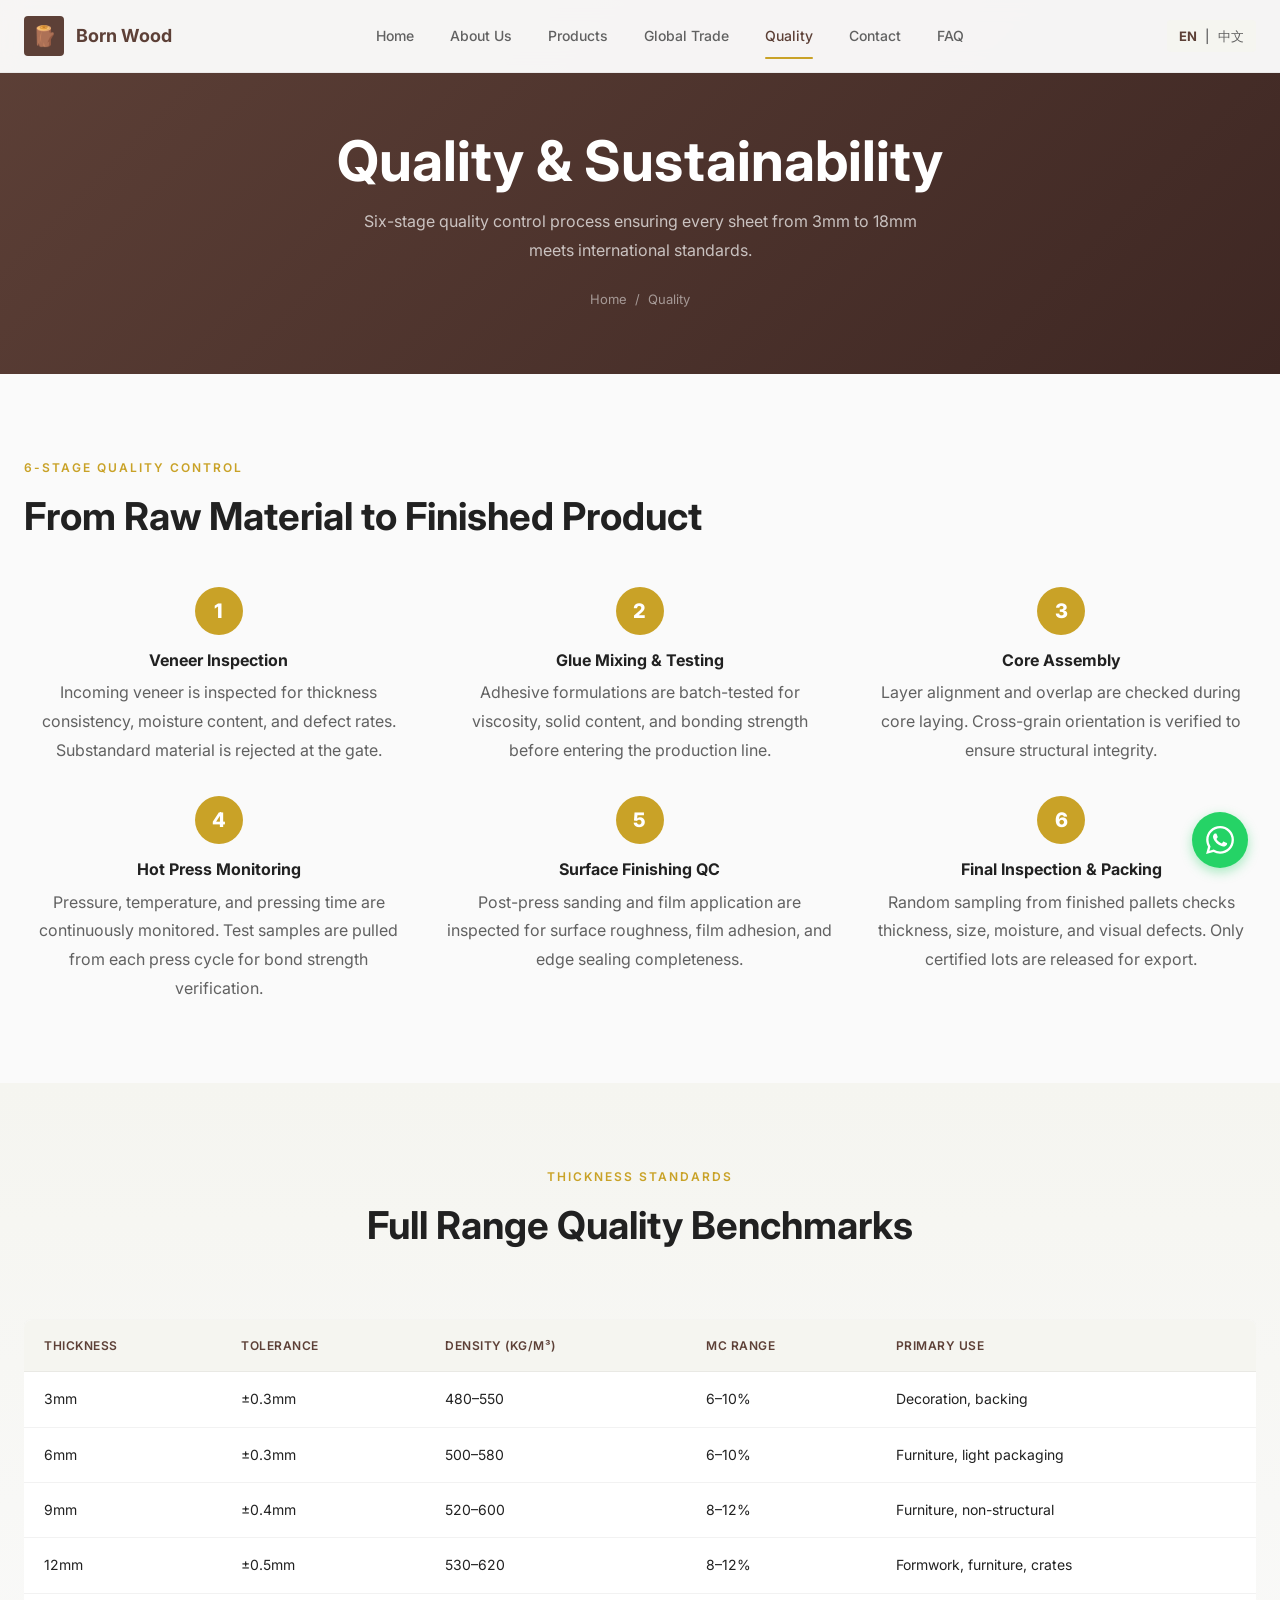
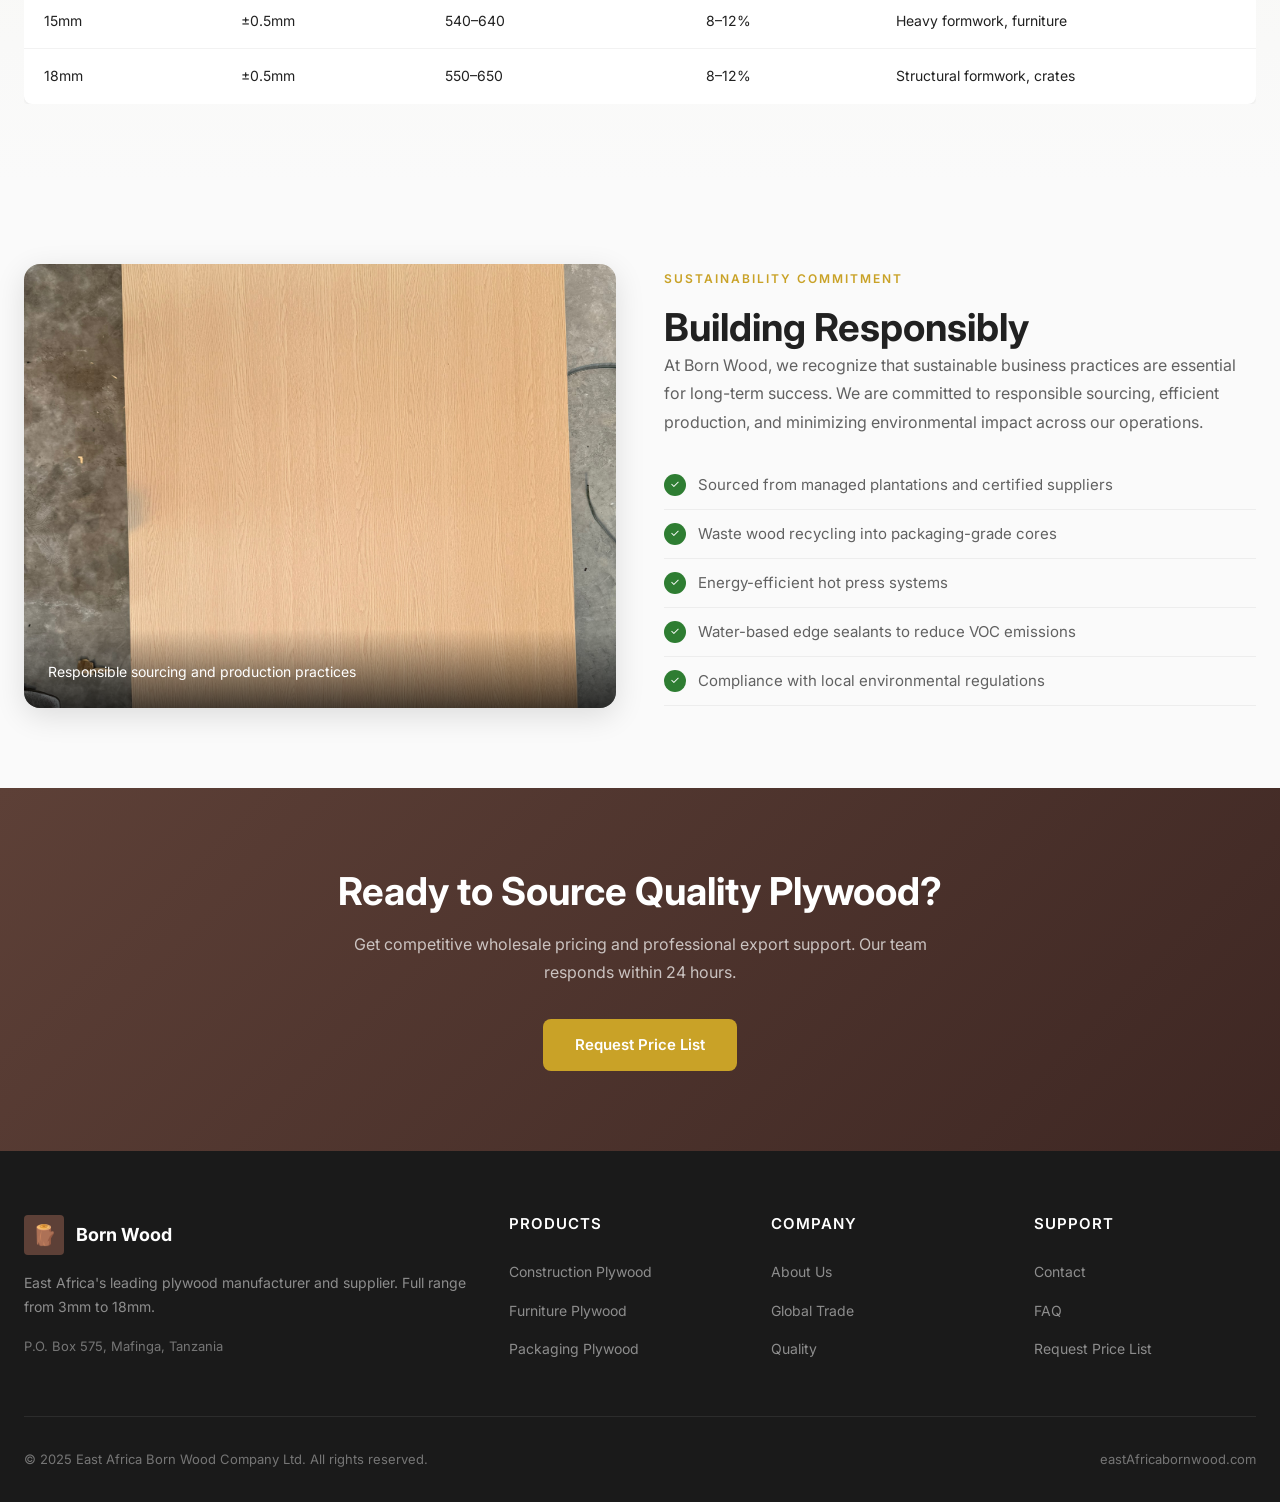
<file: quality.html>
<!DOCTYPE html>
<html lang="en">
<head>
  <meta charset="UTF-8">
  <meta name="viewport" content="width=device-width, initial-scale=1.0">
  <title>Quality & Sustainability | East Africa Born Wood Company Ltd</title>
  <meta name="description" content="6-stage quality control process. Full spec standards from 3mm to 18mm. Sustainable forestry commitment. Born Wood Tanzania.">
  <link rel="preconnect" href="https://fonts.googleapis.com">
  <link rel="preconnect" href="https://fonts.gstatic.com" crossorigin>
  <link href="https://fonts.googleapis.com/css2?family=Inter:wght@400;500;600;700;800&display=swap" rel="stylesheet">
  <link rel="stylesheet" href="assets/css/style.css">
  <link rel="icon" href="data:image/svg+xml,<svg xmlns='http://www.w3.org/2000/svg' viewBox='0 0 100 100'><text y='.9em' font-size='90'>🪵</text></svg>">
  <link rel="alternate" hreflang="en" href="https://eastafricabornwood.com/quality.html" />
  <link rel="alternate" hreflang="zh" href="https://eastafricabornwood.com/quality.html" />
</head>
<body>

<!-- Header -->
<header class="header">
  <div class="container header-inner">
    <a href="index.html" class="logo">
      <div class="logo-icon">🪵</div>
      <span>Born Wood</span>
    </a>
    <nav class="nav-desktop">
      <a href="index.html" class="nav-link" data-i18n="nav_home">Home</a>
      <a href="about.html" class="nav-link" data-i18n="nav_about">About Us</a>
      <a href="products.html" class="nav-link" data-i18n="nav_products">Products</a>
      <a href="global-trade.html" class="nav-link" data-i18n="nav_trade">Global Trade</a>
      <a href="quality.html" class="nav-link active" data-i18n="nav_quality">Quality</a>
      <a href="contact.html" class="nav-link" data-i18n="nav_contact">Contact</a>
      <a href="faq.html" class="nav-link" data-i18n="nav_faq">FAQ</a>
    </nav>
    <div class="header-actions">
      <div class="lang-switcher">
        <span data-lang="en" onclick="setLanguage('en')" class="active">EN</span>
        <span>|</span>
        <span data-lang="zh" onclick="setLanguage('zh')">中文</span>
      </div>
      <button class="mobile-menu-btn" aria-label="Menu">
        <span></span>
        <span></span>
        <span></span>
      </button>
    </div>
  </div>
</header>

<!-- Mobile Menu -->
<div class="mobile-menu">
  <a href="index.html" data-i18n="nav_home">Home</a>
  <a href="about.html" data-i18n="nav_about">About Us</a>
  <a href="products.html" data-i18n="nav_products">Products</a>
  <a href="global-trade.html" data-i18n="nav_trade">Global Trade</a>
  <a href="quality.html" class="active" data-i18n="nav_quality">Quality</a>
  <a href="contact.html" data-i18n="nav_contact">Contact</a>
  <a href="faq.html" data-i18n="nav_faq">FAQ</a>
  <div class="mobile-lang">
    <span data-lang="en" onclick="setLanguage('en')" class="active">EN</span>
    <span data-lang="zh" onclick="setLanguage('zh')">中文</span>
  </div>
</div>

<main>

<!-- Page Header -->
<section class="page-header">
  <div class="container">
    <h1 class="page-header-title" data-i18n="quality_title">Quality & Sustainability</h1>
    <p class="page-header-desc" data-i18n="quality_subtitle">Six-stage quality control process ensuring every sheet from 3mm to 18mm meets international standards.</p>
    <div class="breadcrumb">
      <a href="index.html" data-i18n="nav_home">Home</a>
      <span>/</span>
      <span data-i18n="nav_quality">Quality</span>
    </div>
  </div>
</section>

<!-- Quality Process -->
<section class="section">
  <div class="container">
    <div class="section-header-left fade-in">
      <div class="section-label" data-i18n="process_title">6-Stage Quality Control</div>
      <h2 class="section-title">From Raw Material to Finished Product</h2>
    </div>
    <div class="process-grid">
      <div class="process-step fade-in">
        <h4>Veneer Inspection</h4>
        <p>Incoming veneer is inspected for thickness consistency, moisture content, and defect rates. Substandard material is rejected at the gate.</p>
      </div>
      <div class="process-step fade-in">
        <h4>Glue Mixing & Testing</h4>
        <p>Adhesive formulations are batch-tested for viscosity, solid content, and bonding strength before entering the production line.</p>
      </div>
      <div class="process-step fade-in">
        <h4>Core Assembly</h4>
        <p>Layer alignment and overlap are checked during core laying. Cross-grain orientation is verified to ensure structural integrity.</p>
      </div>
      <div class="process-step fade-in">
        <h4>Hot Press Monitoring</h4>
        <p>Pressure, temperature, and pressing time are continuously monitored. Test samples are pulled from each press cycle for bond strength verification.</p>
      </div>
      <div class="process-step fade-in">
        <h4>Surface Finishing QC</h4>
        <p>Post-press sanding and film application are inspected for surface roughness, film adhesion, and edge sealing completeness.</p>
      </div>
      <div class="process-step fade-in">
        <h4>Final Inspection & Packing</h4>
        <p>Random sampling from finished pallets checks thickness, size, moisture, and visual defects. Only certified lots are released for export.</p>
      </div>
    </div>
  </div>
</section>

<!-- Thickness Standards -->
<section class="section bg-wood">
  <div class="container">
    <div class="section-header fade-in">
      <div class="section-label">Thickness Standards</div>
      <h2 class="section-title">Full Range Quality Benchmarks</h2>
    </div>
    <div style="overflow-x: auto;">
      <table class="specs-table fade-in">
        <thead>
          <tr>
            <th>Thickness</th>
            <th>Tolerance</th>
            <th>Density (kg/m³)</th>
            <th>MC Range</th>
            <th>Primary Use</th>
          </tr>
        </thead>
        <tbody>
          <tr><td>3mm</td><td>±0.3mm</td><td>480–550</td><td>6–10%</td><td>Decoration, backing</td></tr>
          <tr><td>6mm</td><td>±0.3mm</td><td>500–580</td><td>6–10%</td><td>Furniture, light packaging</td></tr>
          <tr><td>9mm</td><td>±0.4mm</td><td>520–600</td><td>8–12%</td><td>Furniture, non-structural</td></tr>
          <tr><td>12mm</td><td>±0.5mm</td><td>530–620</td><td>8–12%</td><td>Formwork, furniture, crates</td></tr>
          <tr><td>15mm</td><td>±0.5mm</td><td>540–640</td><td>8–12%</td><td>Heavy formwork, furniture</td></tr>
          <tr><td>18mm</td><td>±0.5mm</td><td>550–650</td><td>8–12%</td><td>Structural formwork, crates</td></tr>
        </tbody>
      </table>
    </div>
  </div>
</section>

<!-- Sustainability -->
<section class="section">
  <div class="container">
    <div class="image-section">
      <div class="image-wrapper fade-in">
        <img src="assets/images/wood-ash.jpg" alt="Sustainable Wood" loading="lazy">
        <div class="image-caption">Responsible sourcing and production practices</div>
      </div>
      <div class="fade-in">
        <div class="section-label" data-i18n="sustainability_title">Sustainability Commitment</div>
        <h2>Building Responsibly</h2>
        <p>At Born Wood, we recognize that sustainable business practices are essential for long-term success. We are committed to responsible sourcing, efficient production, and minimizing environmental impact across our operations.</p>
        <ul class="content-list">
          <li>Sourced from managed plantations and certified suppliers</li>
          <li>Waste wood recycling into packaging-grade cores</li>
          <li>Energy-efficient hot press systems</li>
          <li>Water-based edge sealants to reduce VOC emissions</li>
          <li>Compliance with local environmental regulations</li>
        </ul>
      </div>
    </div>
  </div>
</section>

<!-- CTA -->
<section class="cta-section bg-dark">
  <div class="container">
    <h2 class="cta-title fade-in" data-i18n="cta_title">Ready to Source Quality Plywood?</h2>
    <p class="cta-desc fade-in" data-i18n="cta_desc">Get competitive wholesale pricing and professional export support. Our team responds within 24 hours.</p>
    <div class="fade-in">
      <a href="contact.html" class="btn btn-primary" data-i18n="cta_button">Request Price List</a>
    </div>
  </div>
</section>

</main>

<!-- Footer -->
<footer class="footer">
  <div class="container">
    <div class="footer-grid">
      <div class="footer-brand">
        <a href="index.html" class="logo">
          <div class="logo-icon">🪵</div>
          <span>Born Wood</span>
        </a>
        <p data-i18n="footer_desc">East Africa's leading plywood manufacturer and supplier. Full range from 3mm to 18mm.</p>
        <p style="margin-top: 1rem; font-size: 0.8125rem; color: rgba(255,255,255,0.4);" data-i18n="footer_address">P.O. Box 575, Mafinga, Tanzania</p>
      </div>
      <div>
        <h4 class="footer-title" data-i18n="footer_products">Products</h4>
        <div class="footer-links">
          <a href="products.html#construction" data-i18n="construction">Construction Plywood</a>
          <a href="products.html#furniture" data-i18n="furniture">Furniture Plywood</a>
          <a href="products.html#packaging" data-i18n="packaging">Packaging Plywood</a>
        </div>
      </div>
      <div>
        <h4 class="footer-title" data-i18n="footer_company">Company</h4>
        <div class="footer-links">
          <a href="about.html" data-i18n="nav_about">About Us</a>
          <a href="global-trade.html" data-i18n="nav_trade">Global Trade</a>
          <a href="quality.html" data-i18n="nav_quality">Quality</a>
        </div>
      </div>
      <div>
        <h4 class="footer-title" data-i18n="footer_support">Support</h4>
        <div class="footer-links">
          <a href="contact.html" data-i18n="nav_contact">Contact</a>
          <a href="faq.html" data-i18n="nav_faq">FAQ</a>
          <a href="contact.html" data-i18n="cta_button">Request Price List</a>
        </div>
      </div>
    </div>
    <div class="footer-bottom">
      <span data-i18n="footer_copyright">© 2025 East Africa Born Wood Company Ltd. All rights reserved.</span>
      <span>eastAfricabornwood.com</span>
    </div>
  </div>
</footer>

<!-- WhatsApp Float -->
<a href="https://wa.me/255000000000" class="whatsapp-float" target="_blank" rel="noopener" aria-label="WhatsApp">
  <svg width="28" height="28" viewBox="0 0 24 24" fill="currentColor"><path d="M17.472 14.382c-.297-.149-1.758-.867-2.03-.967-.273-.099-.471-.148-.67.15-.197.297-.767.966-.94 1.164-.173.199-.347.223-.644.075-.297-.15-1.255-.463-2.39-1.475-.883-.788-1.48-1.761-1.653-2.059-.173-.297-.018-.458.13-.606.134-.133.298-.347.446-.52.149-.174.198-.298.298-.497.099-.198.05-.371-.025-.52-.075-.149-.669-1.612-.916-2.207-.242-.579-.487-.5-.669-.51-.173-.008-.371-.01-.57-.01-.198 0-.52.074-.792.372-.272.297-1.04 1.016-1.04 2.479 0 1.462 1.065 2.875 1.213 3.074.149.198 2.096 3.2 5.077 4.487.709.306 1.262.489 1.694.625.712.227 1.36.195 1.871.118.571-.085 1.758-.719 2.006-1.413.248-.694.248-1.289.173-1.413-.074-.124-.272-.198-.57-.347m-5.421 7.403h-.004a9.87 9.87 0 01-5.031-1.378l-.361-.214-3.741.982.998-3.648-.235-.374a9.86 9.86 0 01-1.51-5.26c.001-5.45 4.436-9.884 9.888-9.884 2.64 0 5.122 1.03 6.988 2.898a9.825 9.825 0 012.893 6.994c-.003 5.45-4.437 9.884-9.885 9.884m8.413-18.297A11.815 11.815 0 0012.05 0C5.495 0 .16 5.335.157 11.892c0 2.096.547 4.142 1.588 5.945L.057 24l6.305-1.654a11.882 11.882 0 005.683 1.448h.005c6.554 0 11.89-5.335 11.893-11.893a11.821 11.821 0 00-3.48-8.413z"/></svg>
</a>

<script src="assets/js/main.js"></script>
</body>
</html>
</file>
<file: assets/css/style.css>
/* ============================================
   East Africa Born Wood Company Ltd
   Official Website Stylesheet
   ============================================ */

/* CSS Variables */
:root {
  --wood-dark: #5D4037;
  --wood-medium: #8D6E63;
  --wood-light: #BCAAA4;
  --forest-green: #2E7D32;
  --forest-light: #4CAF50;
  --cream: #FAFAFA;
  --cream-dark: #F5F5F0;
  --gold: #C9A227;
  --gold-hover: #B08D1E;
  --text-dark: #212121;
  --text-medium: #616161;
  --text-light: #9E9E9E;
  --white: #FFFFFF;
  --shadow-sm: 0 1px 3px rgba(0,0,0,0.08);
  --shadow-md: 0 4px 12px rgba(0,0,0,0.1);
  --shadow-lg: 0 8px 30px rgba(0,0,0,0.12);
  --radius-sm: 4px;
  --radius-md: 8px;
  --radius-lg: 16px;
  --transition: all 0.3s cubic-bezier(0.4, 0, 0.2, 1);
  --font-family: 'Inter', -apple-system, BlinkMacSystemFont, 'Segoe UI', Roboto, sans-serif;
}

/* Reset & Base */
*, *::before, *::after {
  margin: 0;
  padding: 0;
  box-sizing: border-box;
}

html {
  scroll-behavior: smooth;
  font-size: 16px;
}

body {
  font-family: var(--font-family);
  color: var(--text-dark);
  background: var(--cream);
  line-height: 1.6;
  overflow-x: hidden;
  -webkit-font-smoothing: antialiased;
}

img {
  max-width: 100%;
  height: auto;
  display: block;
}

a {
  text-decoration: none;
  color: inherit;
  transition: var(--transition);
}

ul, ol {
  list-style: none;
}

/* Typography */
h1, h2, h3, h4, h5, h6 {
  font-weight: 700;
  line-height: 1.2;
  color: var(--text-dark);
}

h1 { font-size: clamp(2rem, 5vw, 3.5rem); }
h2 { font-size: clamp(1.5rem, 3vw, 2.5rem); }
h3 { font-size: clamp(1.2rem, 2vw, 1.5rem); }

p {
  color: var(--text-medium);
  line-height: 1.8;
}

.section-label {
  display: inline-block;
  font-size: 0.75rem;
  font-weight: 600;
  text-transform: uppercase;
  letter-spacing: 2px;
  color: var(--gold);
  margin-bottom: 1rem;
}

.section-title {
  margin-bottom: 1rem;
}

.section-subtitle {
  color: var(--text-medium);
  max-width: 600px;
}

/* Container */
.container {
  width: 100%;
  max-width: 1280px;
  margin: 0 auto;
  padding: 0 1.5rem;
}

/* Buttons */
.btn {
  display: inline-flex;
  align-items: center;
  justify-content: center;
  gap: 0.5rem;
  padding: 0.875rem 2rem;
  font-size: 0.9375rem;
  font-weight: 600;
  border-radius: var(--radius-md);
  cursor: pointer;
  transition: var(--transition);
  border: none;
  white-space: nowrap;
}

.btn-primary {
  background: var(--gold);
  color: var(--white);
}

.btn-primary:hover {
  background: var(--gold-hover);
  transform: translateY(-2px);
  box-shadow: var(--shadow-md);
}

.btn-secondary {
  background: transparent;
  color: var(--wood-dark);
  border: 2px solid var(--wood-dark);
}

.btn-secondary:hover {
  background: var(--wood-dark);
  color: var(--white);
}

.btn-outline-light {
  background: transparent;
  color: var(--white);
  border: 2px solid rgba(255,255,255,0.5);
}

.btn-outline-light:hover {
  background: var(--white);
  color: var(--wood-dark);
}

.btn-sm {
  padding: 0.625rem 1.25rem;
  font-size: 0.875rem;
}

/* Header */
.header {
  position: fixed;
  top: 0;
  left: 0;
  right: 0;
  z-index: 1000;
  background: rgba(255,255,255,0.95);
  backdrop-filter: blur(10px);
  border-bottom: 1px solid rgba(0,0,0,0.05);
  transition: var(--transition);
}

.header.scrolled {
  box-shadow: var(--shadow-sm);
}

.header-inner {
  display: flex;
  align-items: center;
  justify-content: space-between;
  height: 72px;
}

.logo {
  display: flex;
  align-items: center;
  gap: 0.75rem;
  font-weight: 700;
  font-size: 1.125rem;
  color: var(--wood-dark);
}

.logo-icon {
  width: 40px;
  height: 40px;
  background: var(--wood-dark);
  border-radius: var(--radius-sm);
  display: flex;
  align-items: center;
  justify-content: center;
  color: var(--white);
  font-size: 1.25rem;
}

.nav-desktop {
  display: none;
}

.nav-link {
  padding: 0.5rem 1rem;
  font-size: 0.875rem;
  font-weight: 500;
  color: var(--text-medium);
  position: relative;
}

.nav-link:hover,
.nav-link.active {
  color: var(--wood-dark);
}

.nav-link.active::after {
  content: '';
  position: absolute;
  bottom: -4px;
  left: 1rem;
  right: 1rem;
  height: 2px;
  background: var(--gold);
  border-radius: 1px;
}

.header-actions {
  display: flex;
  align-items: center;
  gap: 0.75rem;
}

.lang-switcher {
  display: none;
  align-items: center;
  gap: 0.5rem;
  font-size: 0.8125rem;
  font-weight: 500;
  color: var(--text-medium);
  cursor: pointer;
  padding: 0.375rem 0.75rem;
  border-radius: var(--radius-sm);
  background: var(--cream-dark);
}

.lang-switcher span {
  transition: var(--transition);
}

.lang-switcher span.active {
  color: var(--wood-dark);
  font-weight: 700;
}

.lang-switcher span:hover {
  color: var(--wood-dark);
}

.mobile-menu-btn {
  width: 40px;
  height: 40px;
  display: flex;
  flex-direction: column;
  align-items: center;
  justify-content: center;
  gap: 5px;
  background: none;
  border: none;
  cursor: pointer;
}

.mobile-menu-btn span {
  display: block;
  width: 22px;
  height: 2px;
  background: var(--text-dark);
  transition: var(--transition);
}

.mobile-menu-btn.active span:nth-child(1) {
  transform: rotate(45deg) translate(5px, 5px);
}

.mobile-menu-btn.active span:nth-child(2) {
  opacity: 0;
}

.mobile-menu-btn.active span:nth-child(3) {
  transform: rotate(-45deg) translate(5px, -5px);
}

/* Mobile Menu */
.mobile-menu {
  position: fixed;
  inset: 72px 0 0 0;
  background: var(--white);
  z-index: 999;
  padding: 2rem 1.5rem;
  transform: translateX(100%);
  transition: transform 0.3s ease;
  overflow-y: auto;
}

.mobile-menu.active {
  transform: translateX(0);
}

.mobile-menu a {
  display: block;
  padding: 1rem 0;
  font-size: 1.125rem;
  font-weight: 600;
  color: var(--text-dark);
  border-bottom: 1px solid rgba(0,0,0,0.05);
}

.mobile-menu a.active {
  color: var(--gold);
}

.mobile-lang {
  display: flex;
  gap: 1rem;
  margin-top: 2rem;
  padding-top: 2rem;
  border-top: 1px solid rgba(0,0,0,0.05);
}

.mobile-lang span {
  font-size: 1rem;
  font-weight: 600;
  color: var(--text-light);
  cursor: pointer;
}

.mobile-lang span.active {
  color: var(--wood-dark);
}

/* WhatsApp Float Button */
.whatsapp-float {
  position: fixed;
  bottom: 2rem;
  right: 2rem;
  z-index: 999;
  width: 56px;
  height: 56px;
  background: #25D366;
  border-radius: 50%;
  display: flex;
  align-items: center;
  justify-content: center;
  color: var(--white);
  font-size: 1.75rem;
  box-shadow: 0 4px 12px rgba(37, 211, 102, 0.4);
  transition: var(--transition);
}

.whatsapp-float:hover {
  transform: scale(1.1);
  box-shadow: 0 6px 20px rgba(37, 211, 102, 0.5);
}

/* Hero Section */
.hero {
  position: relative;
  min-height: 100vh;
  display: flex;
  align-items: center;
  background: linear-gradient(135deg, var(--wood-dark) 0%, #3E2723 100%);
  overflow: hidden;
  padding-top: 72px;
}

.hero::before {
  content: '';
  position: absolute;
  inset: 0;
  background: url("data:image/svg+xml,%3Csvg width='60' height='60' viewBox='0 0 60 60' xmlns='http://www.w3.org/2000/svg'%3E%3Cg fill='none' fill-rule='evenodd'%3E%3Cg fill='%23ffffff' fill-opacity='0.03'%3E%3Cpath d='M36 34v-4h-2v4h-4v2h4v4h2v-4h4v-2h-4zm0-30V0h-2v4h-4v2h4v4h2V6h4V4h-4zM6 34v-4H4v4H0v2h4v4h2v-4h4v-2H6zM6 4V0H4v4H0v2h4v4h2V6h4V4H6z'/%3E%3C/g%3E%3C/g%3E%3C/svg%3E");
  opacity: 0.5;
}

.hero-image {
  position: absolute;
  inset: 0;
  opacity: 0.25;
}

.hero-image img {
  width: 100%;
  height: 100%;
  object-fit: cover;
  object-position: center;
}

.hero-image::after {
  content: '';
  position: absolute;
  inset: 0;
  background: linear-gradient(90deg, rgba(61,38,33,0.85) 0%, rgba(61,38,33,0.4) 60%, rgba(61,38,33,0.2) 100%);
}

.hero-content {
  position: relative;
  z-index: 2;
  max-width: 680px;
  padding: 4rem 0;
}

.hero-label {
  display: inline-block;
  font-size: 0.75rem;
  font-weight: 600;
  text-transform: uppercase;
  letter-spacing: 2px;
  color: var(--gold);
  margin-bottom: 1.5rem;
  padding: 0.375rem 1rem;
  background: rgba(201, 162, 39, 0.15);
  border-radius: 100px;
}

.hero-title {
  color: var(--white);
  margin-bottom: 1.5rem;
  line-height: 1.15;
}

.hero-title span {
  color: var(--gold);
}

.hero-desc {
  color: rgba(255,255,255,0.75);
  font-size: 1.125rem;
  margin-bottom: 2.5rem;
  max-width: 540px;
}

.hero-buttons {
  display: flex;
  flex-wrap: wrap;
  gap: 1rem;
}

/* Stats Bar */
.stats-bar {
  position: relative;
  z-index: 2;
  margin-top: -60px;
  padding: 0 1.5rem;
}

.stats-grid {
  display: grid;
  grid-template-columns: repeat(2, 1fr);
  gap: 1rem;
  background: var(--white);
  padding: 2rem;
  border-radius: var(--radius-lg);
  box-shadow: var(--shadow-lg);
}

.stat-item {
  text-align: center;
  padding: 1rem 0.5rem;
}

.stat-number {
  font-size: 2rem;
  font-weight: 800;
  color: var(--wood-dark);
  line-height: 1;
  margin-bottom: 0.5rem;
}

.stat-number span {
  color: var(--gold);
}

.stat-label {
  font-size: 0.8125rem;
  color: var(--text-medium);
  font-weight: 500;
}

/* Section Spacing */
.section {
  padding: 5rem 0;
}

.section-header {
  text-align: center;
  margin-bottom: 3rem;
}

.section-header-left {
  text-align: left;
  margin-bottom: 3rem;
}

.bg-wood {
  background: linear-gradient(180deg, var(--cream-dark) 0%, var(--cream) 100%);
}

.bg-dark {
  background: linear-gradient(135deg, var(--wood-dark) 0%, #3E2723 100%);
}

.bg-dark .section-title,
.bg-dark h3,
.bg-dark h4 {
  color: var(--white);
}

.bg-dark p {
  color: rgba(255,255,255,0.7);
}

/* Product Cards */
.product-grid {
  display: grid;
  grid-template-columns: 1fr;
  gap: 1.5rem;
}

.product-card {
  background: var(--white);
  border-radius: var(--radius-lg);
  overflow: hidden;
  box-shadow: var(--shadow-sm);
  transition: var(--transition);
  border: 1px solid rgba(0,0,0,0.04);
}

.product-card:hover {
  transform: translateY(-6px);
  box-shadow: var(--shadow-lg);
}

.product-image {
  position: relative;
  aspect-ratio: 4/3;
  overflow: hidden;
}

.product-image img {
  width: 100%;
  height: 100%;
  object-fit: cover;
  transition: transform 0.5s ease;
}

.product-card:hover .product-image img {
  transform: scale(1.05);
}

.product-badge {
  position: absolute;
  top: 1rem;
  left: 1rem;
  background: var(--gold);
  color: var(--white);
  font-size: 0.6875rem;
  font-weight: 700;
  text-transform: uppercase;
  padding: 0.375rem 0.75rem;
  border-radius: 100px;
}

.product-info {
  padding: 1.5rem;
}

.product-title {
  font-size: 1.25rem;
  margin-bottom: 0.5rem;
}

.product-desc {
  font-size: 0.875rem;
  margin-bottom: 1rem;
  color: var(--text-medium);
}

.product-meta {
  display: flex;
  flex-wrap: wrap;
  gap: 0.5rem;
  margin-bottom: 1.25rem;
}

.product-meta span {
  font-size: 0.75rem;
  font-weight: 600;
  color: var(--wood-dark);
  background: var(--cream-dark);
  padding: 0.25rem 0.625rem;
  border-radius: 100px;
}

/* Feature Cards */
.feature-grid {
  display: grid;
  grid-template-columns: 1fr;
  gap: 1.5rem;
}

.feature-card {
  background: var(--white);
  padding: 2rem;
  border-radius: var(--radius-lg);
  box-shadow: var(--shadow-sm);
  transition: var(--transition);
  border: 1px solid rgba(0,0,0,0.04);
}

.feature-card:hover {
  box-shadow: var(--shadow-md);
  transform: translateY(-4px);
}

.feature-icon {
  width: 56px;
  height: 56px;
  background: linear-gradient(135deg, var(--wood-dark) 0%, var(--wood-medium) 100%);
  border-radius: var(--radius-md);
  display: flex;
  align-items: center;
  justify-content: center;
  color: var(--white);
  font-size: 1.5rem;
  margin-bottom: 1.25rem;
}

.feature-title {
  font-size: 1.125rem;
  margin-bottom: 0.75rem;
}

.feature-desc {
  font-size: 0.9375rem;
  color: var(--text-medium);
}

/* Thickness Showcase */
.thickness-grid {
  display: grid;
  grid-template-columns: repeat(3, 1fr);
  gap: 1rem;
}

.thickness-item {
  background: var(--white);
  border-radius: var(--radius-md);
  padding: 1.5rem 1rem;
  text-align: center;
  box-shadow: var(--shadow-sm);
  transition: var(--transition);
  border: 2px solid transparent;
}

.thickness-item:hover,
.thickness-item.active {
  border-color: var(--gold);
  transform: translateY(-4px);
  box-shadow: var(--shadow-md);
}

.thickness-value {
  font-size: 1.5rem;
  font-weight: 800;
  color: var(--wood-dark);
  line-height: 1;
}

.thickness-unit {
  font-size: 0.75rem;
  color: var(--text-light);
  font-weight: 500;
  margin-top: 0.25rem;
}

/* Image Section */
.image-section {
  display: grid;
  grid-template-columns: 1fr;
  gap: 3rem;
  align-items: center;
}

.image-section.reverse {
  direction: rtl;
}

.image-section.reverse > * {
  direction: ltr;
}

.image-wrapper {
  position: relative;
  border-radius: var(--radius-lg);
  overflow: hidden;
  box-shadow: var(--shadow-lg);
}

.image-wrapper img {
  width: 100%;
  height: 100%;
  object-fit: cover;
  aspect-ratio: 4/3;
}

.image-caption {
  position: absolute;
  bottom: 0;
  left: 0;
  right: 0;
  padding: 2rem 1.5rem 1.5rem;
  background: linear-gradient(transparent, rgba(0,0,0,0.7));
  color: var(--white);
  font-size: 0.875rem;
}

.content-list {
  margin-top: 1.5rem;
}

.content-list li {
  display: flex;
  align-items: flex-start;
  gap: 0.75rem;
  padding: 0.75rem 0;
  font-size: 0.9375rem;
  color: var(--text-medium);
  border-bottom: 1px solid rgba(0,0,0,0.05);
}

.content-list li::before {
  content: '✓';
  display: flex;
  align-items: center;
  justify-content: center;
  width: 22px;
  height: 22px;
  background: var(--forest-green);
  color: var(--white);
  border-radius: 50%;
  font-size: 0.6875rem;
  flex-shrink: 0;
  margin-top: 1px;
}

/* Map Section */
.map-container {
  background: var(--white);
  border-radius: var(--radius-lg);
  padding: 2rem;
  box-shadow: var(--shadow-md);
}

.map-visual {
  position: relative;
  aspect-ratio: 16/9;
  background: linear-gradient(135deg, #E3F2FD 0%, #BBDEFB 100%);
  border-radius: var(--radius-md);
  overflow: hidden;
  display: flex;
  align-items: center;
  justify-content: center;
}

.map-marker {
  position: absolute;
  display: flex;
  flex-direction: column;
  align-items: center;
  gap: 0.25rem;
}

.map-marker .pin {
  width: 24px;
  height: 24px;
  background: var(--gold);
  border-radius: 50% 50% 50% 0;
  transform: rotate(-45deg);
  display: flex;
  align-items: center;
  justify-content: center;
  box-shadow: 0 2px 8px rgba(0,0,0,0.2);
}

.map-marker .pin::after {
  content: '';
  width: 8px;
  height: 8px;
  background: var(--white);
  border-radius: 50%;
}

.map-marker .label {
  font-size: 0.6875rem;
  font-weight: 700;
  color: var(--text-dark);
  background: var(--white);
  padding: 0.125rem 0.5rem;
  border-radius: 4px;
  box-shadow: var(--shadow-sm);
  white-space: nowrap;
}

.market-stats {
  display: grid;
  grid-template-columns: repeat(2, 1fr);
  gap: 1rem;
  margin-top: 1.5rem;
}

.market-stat {
  text-align: center;
  padding: 1rem;
  background: var(--cream);
  border-radius: var(--radius-md);
}

.market-stat-value {
  font-size: 1.5rem;
  font-weight: 800;
  color: var(--wood-dark);
}

.market-stat-label {
  font-size: 0.75rem;
  color: var(--text-medium);
  margin-top: 0.25rem;
}

/* Contact Form */
.form-group {
  margin-bottom: 1.25rem;
}

.form-label {
  display: block;
  font-size: 0.875rem;
  font-weight: 600;
  color: var(--text-dark);
  margin-bottom: 0.5rem;
}

.form-input,
.form-select,
.form-textarea {
  width: 100%;
  padding: 0.875rem 1rem;
  font-size: 0.9375rem;
  font-family: inherit;
  border: 1.5px solid rgba(0,0,0,0.08);
  border-radius: var(--radius-md);
  background: var(--white);
  color: var(--text-dark);
  transition: var(--transition);
}

.form-input:focus,
.form-select:focus,
.form-textarea:focus {
  outline: none;
  border-color: var(--gold);
  box-shadow: 0 0 0 3px rgba(201, 162, 39, 0.1);
}

.form-textarea {
  resize: vertical;
  min-height: 120px;
}

.form-row {
  display: grid;
  grid-template-columns: 1fr;
  gap: 1rem;
}

.contact-grid {
  display: grid;
  grid-template-columns: 1fr;
  gap: 3rem;
}

.contact-info-card {
  background: var(--white);
  padding: 2rem;
  border-radius: var(--radius-lg);
  box-shadow: var(--shadow-sm);
}

.contact-info-item {
  display: flex;
  gap: 1rem;
  padding: 1.25rem 0;
  border-bottom: 1px solid rgba(0,0,0,0.05);
}

.contact-info-item:last-child {
  border-bottom: none;
}

.contact-icon {
  width: 48px;
  height: 48px;
  background: linear-gradient(135deg, var(--wood-dark) 0%, var(--wood-medium) 100%);
  border-radius: var(--radius-md);
  display: flex;
  align-items: center;
  justify-content: center;
  color: var(--white);
  font-size: 1.25rem;
  flex-shrink: 0;
}

.contact-info-item h4 {
  font-size: 1rem;
  margin-bottom: 0.25rem;
}

.contact-info-item p {
  font-size: 0.875rem;
  color: var(--text-medium);
}

/* FAQ */
.faq-item {
  background: var(--white);
  border-radius: var(--radius-md);
  margin-bottom: 1rem;
  box-shadow: var(--shadow-sm);
  overflow: hidden;
  border: 1px solid rgba(0,0,0,0.04);
}

.faq-question {
  display: flex;
  align-items: center;
  justify-content: space-between;
  width: 100%;
  padding: 1.25rem 1.5rem;
  background: none;
  border: none;
  text-align: left;
  font-size: 1rem;
  font-weight: 600;
  color: var(--text-dark);
  cursor: pointer;
  font-family: inherit;
}

.faq-question::after {
  content: '+';
  font-size: 1.5rem;
  color: var(--gold);
  font-weight: 400;
  transition: var(--transition);
  margin-left: 1rem;
  flex-shrink: 0;
}

.faq-item.active .faq-question::after {
  transform: rotate(45deg);
}

.faq-answer {
  max-height: 0;
  overflow: hidden;
  transition: max-height 0.3s ease;
}

.faq-item.active .faq-answer {
  max-height: 500px;
}

.faq-answer-inner {
  padding: 0 1.5rem 1.5rem;
  color: var(--text-medium);
  font-size: 0.9375rem;
  line-height: 1.8;
}

/* CTA Section */
.cta-section {
  text-align: center;
  padding: 5rem 1.5rem;
}

.cta-title {
  color: var(--white);
  margin-bottom: 1rem;
}

.cta-desc {
  color: rgba(255,255,255,0.75);
  max-width: 600px;
  margin: 0 auto 2rem;
}

/* Footer */
.footer {
  background: #1a1a1a;
  color: rgba(255,255,255,0.6);
  padding: 4rem 0 2rem;
}

.footer-grid {
  display: grid;
  grid-template-columns: 1fr;
  gap: 2.5rem;
  margin-bottom: 3rem;
}

.footer-brand .logo {
  color: var(--white);
  margin-bottom: 1rem;
}

.footer-brand p {
  color: rgba(255,255,255,0.5);
  font-size: 0.875rem;
  line-height: 1.7;
}

.footer-title {
  color: var(--white);
  font-size: 0.9375rem;
  font-weight: 600;
  margin-bottom: 1.25rem;
  text-transform: uppercase;
  letter-spacing: 1px;
}

.footer-links a {
  display: block;
  padding: 0.5rem 0;
  font-size: 0.875rem;
  color: rgba(255,255,255,0.5);
  transition: var(--transition);
}

.footer-links a:hover {
  color: var(--gold);
  padding-left: 4px;
}

.footer-bottom {
  display: flex;
  flex-direction: column;
  gap: 1rem;
  padding-top: 2rem;
  border-top: 1px solid rgba(255,255,255,0.08);
  text-align: center;
  font-size: 0.8125rem;
  color: rgba(255,255,255,0.4);
}

/* Page Header */
.page-header {
  position: relative;
  background: linear-gradient(135deg, var(--wood-dark) 0%, #3E2723 100%);
  padding: 8rem 0 4rem;
  text-align: center;
}

.page-header-title {
  color: var(--white);
  margin-bottom: 0.75rem;
}

.page-header-desc {
  color: rgba(255,255,255,0.7);
  max-width: 600px;
  margin: 0 auto;
}

/* Breadcrumb */
.breadcrumb {
  display: flex;
  align-items: center;
  justify-content: center;
  gap: 0.5rem;
  margin-top: 1.5rem;
  font-size: 0.8125rem;
  color: rgba(255,255,255,0.5);
}

.breadcrumb a:hover {
  color: var(--gold);
}

/* Tabs */
.tab-nav {
  display: flex;
  flex-wrap: wrap;
  gap: 0.5rem;
  margin-bottom: 2rem;
  border-bottom: 2px solid rgba(0,0,0,0.06);
  padding-bottom: 1rem;
}

.tab-btn {
  padding: 0.625rem 1.25rem;
  font-size: 0.875rem;
  font-weight: 600;
  color: var(--text-medium);
  background: none;
  border: none;
  border-radius: var(--radius-md);
  cursor: pointer;
  transition: var(--transition);
  font-family: inherit;
}

.tab-btn:hover {
  color: var(--wood-dark);
  background: var(--cream-dark);
}

.tab-btn.active {
  color: var(--white);
  background: var(--wood-dark);
}

.tab-content {
  display: none;
}

.tab-content.active {
  display: block;
  animation: fadeIn 0.4s ease;
}

@keyframes fadeIn {
  from { opacity: 0; transform: translateY(10px); }
  to { opacity: 1; transform: translateY(0); }
}

/* Specs Table */
.specs-table {
  width: 100%;
  border-collapse: collapse;
  margin-top: 1.5rem;
  background: var(--white);
  border-radius: var(--radius-md);
  overflow: hidden;
  box-shadow: var(--shadow-sm);
}

.specs-table th,
.specs-table td {
  padding: 1rem 1.25rem;
  text-align: left;
  font-size: 0.875rem;
  border-bottom: 1px solid rgba(0,0,0,0.05);
}

.specs-table th {
  background: var(--cream-dark);
  font-weight: 600;
  color: var(--wood-dark);
  text-transform: uppercase;
  font-size: 0.75rem;
  letter-spacing: 0.5px;
}

.specs-table tr:last-child td {
  border-bottom: none;
}

/* Gallery Grid */
.gallery-grid {
  display: grid;
  grid-template-columns: repeat(2, 1fr);
  gap: 1rem;
}

.gallery-item {
  border-radius: var(--radius-md);
  overflow: hidden;
  aspect-ratio: 1;
}

.gallery-item img {
  width: 100%;
  height: 100%;
  object-fit: cover;
  transition: transform 0.5s ease;
}

.gallery-item:hover img {
  transform: scale(1.05);
}

.gallery-item.wide {
  grid-column: span 2;
  aspect-ratio: 2/1;
}

/* Quality Timeline */
.timeline {
  position: relative;
  padding-left: 2rem;
}

.timeline::before {
  content: '';
  position: absolute;
  left: 7px;
  top: 0;
  bottom: 0;
  width: 2px;
  background: linear-gradient(180deg, var(--gold) 0%, var(--wood-light) 100%);
}

.timeline-item {
  position: relative;
  padding-bottom: 2.5rem;
}

.timeline-item::before {
  content: '';
  position: absolute;
  left: -1.5rem;
  top: 0.25rem;
  width: 16px;
  height: 16px;
  background: var(--white);
  border: 3px solid var(--gold);
  border-radius: 50%;
}

.timeline-item h4 {
  font-size: 1.0625rem;
  margin-bottom: 0.5rem;
}

.timeline-item p {
  font-size: 0.9375rem;
}

/* Process Steps */
.process-grid {
  display: grid;
  grid-template-columns: 1fr;
  gap: 2rem;
  counter-reset: step;
}

.process-step {
  position: relative;
  text-align: center;
}

.process-step::before {
  counter-increment: step;
  content: counter(step);
  display: flex;
  align-items: center;
  justify-content: center;
  width: 48px;
  height: 48px;
  background: var(--gold);
  color: var(--white);
  font-size: 1.25rem;
  font-weight: 800;
  border-radius: 50%;
  margin: 0 auto 1rem;
}

.process-step h4 {
  margin-bottom: 0.5rem;
}

/* Filter Bar */
.filter-bar {
  display: flex;
  flex-wrap: wrap;
  gap: 1rem;
  margin-bottom: 2rem;
  padding: 1.25rem;
  background: var(--white);
  border-radius: var(--radius-md);
  box-shadow: var(--shadow-sm);
}

.filter-group {
  display: flex;
  flex-direction: column;
  gap: 0.375rem;
  flex: 1;
  min-width: 140px;
}

.filter-group label {
  font-size: 0.75rem;
  font-weight: 600;
  color: var(--text-light);
  text-transform: uppercase;
  letter-spacing: 0.5px;
}

/* Product Detail Card */
.product-detail-card {
  background: var(--white);
  border-radius: var(--radius-lg);
  padding: 2rem;
  box-shadow: var(--shadow-sm);
  border: 1px solid rgba(0,0,0,0.04);
  transition: var(--transition);
}

@media (min-width: 768px) {
  .product-detail-card {
    padding: 3rem;
  }
}

/* Download Card */
.download-card {
  display: flex;
  align-items: center;
  gap: 1.25rem;
  padding: 1.5rem;
  background: var(--white);
  border-radius: var(--radius-md);
  box-shadow: var(--shadow-sm);
  transition: var(--transition);
  border: 1px solid rgba(0,0,0,0.04);
}

.download-card:hover {
  box-shadow: var(--shadow-md);
  transform: translateY(-2px);
}

.download-icon {
  width: 52px;
  height: 52px;
  background: linear-gradient(135deg, var(--wood-dark) 0%, var(--wood-medium) 100%);
  border-radius: var(--radius-md);
  display: flex;
  align-items: center;
  justify-content: center;
  color: var(--white);
  font-size: 1.5rem;
  flex-shrink: 0;
}

.download-info h4 {
  font-size: 1rem;
  margin-bottom: 0.25rem;
}

.download-info p {
  font-size: 0.8125rem;
}

/* Focus styles for accessibility */
a:focus-visible,
button:focus-visible,
input:focus-visible,
select:focus-visible,
textarea:focus-visible {
  outline: 2px solid var(--gold);
  outline-offset: 2px;
}

/* Skip link */
.skip-link {
  position: absolute;
  top: -40px;
  left: 0;
  background: var(--gold);
  color: var(--white);
  padding: 8px 16px;
  z-index: 10000;
  font-weight: 600;
  font-size: 0.875rem;
}

.skip-link:focus {
  top: 0;
}

/* Animations */
.fade-in {
  opacity: 0;
  transform: translateY(24px);
  transition: opacity 0.6s ease, transform 0.6s ease;
}

.fade-in.visible {
  opacity: 1;
  transform: translateY(0);
}

/* Print styles */
@media print {
  .header,
  .mobile-menu,
  .whatsapp-float,
  .footer,
  .cta-section,
  .hero-buttons,
  .filter-bar {
    display: none !important;
  }
  
  body {
    background: white;
    color: black;
  }
  
  .hero {
    min-height: auto;
    padding: 2rem 0;
    background: white !important;
  }
  
  .hero-title,
  .hero-desc {
    color: black !important;
  }
  
  .section {
    padding: 1.5rem 0;
    page-break-inside: avoid;
  }
  
  a[href]::after {
    content: " (" attr(href) ")";
    font-size: 0.8em;
    color: #666;
  }
}

/* Responsive */
@media (min-width: 640px) {
  .stats-grid {
    grid-template-columns: repeat(4, 1fr);
  }
  
  .thickness-grid {
    grid-template-columns: repeat(6, 1fr);
  }
  
  .market-stats {
    grid-template-columns: repeat(4, 1fr);
  }
  
  .form-row {
    grid-template-columns: repeat(2, 1fr);
  }
  
  .gallery-grid {
    grid-template-columns: repeat(4, 1fr);
  }
  
  .gallery-item.wide {
    grid-column: span 2;
    aspect-ratio: 2/1;
  }
}

@media (min-width: 768px) {
  .nav-desktop {
    display: flex;
    align-items: center;
    gap: 0.25rem;
  }
  
  .mobile-menu-btn {
    display: none;
  }
  
  .lang-switcher {
    display: flex;
  }
  
  .product-grid {
    grid-template-columns: repeat(2, 1fr);
  }
  
  .feature-grid {
    grid-template-columns: repeat(2, 1fr);
  }
  
  .image-section {
    grid-template-columns: 1fr 1fr;
  }
  
  .contact-grid {
    grid-template-columns: 1fr 1fr;
  }
  
  .footer-grid {
    grid-template-columns: 2fr 1fr 1fr 1fr;
  }
  
  .footer-bottom {
    flex-direction: row;
    justify-content: space-between;
    text-align: left;
  }
  
  .process-grid {
    grid-template-columns: repeat(3, 1fr);
  }
}

@media (min-width: 1024px) {
  .product-grid {
    grid-template-columns: repeat(3, 1fr);
  }
  
  .feature-grid {
    grid-template-columns: repeat(4, 1fr);
  }
}

@media (max-width: 767px) {
  .hero {
    min-height: auto;
    padding: 6rem 0 3rem;
  }
  
  .hero-content {
    padding: 2rem 0;
  }
  
  .section {
    padding: 3rem 0;
  }
  
  .cta-section {
    padding: 3rem 1.5rem;
  }
  
  .whatsapp-float {
    bottom: 1.5rem;
    right: 1.5rem;
    width: 48px;
    height: 48px;
    font-size: 1.5rem;
  }
}
</file>
